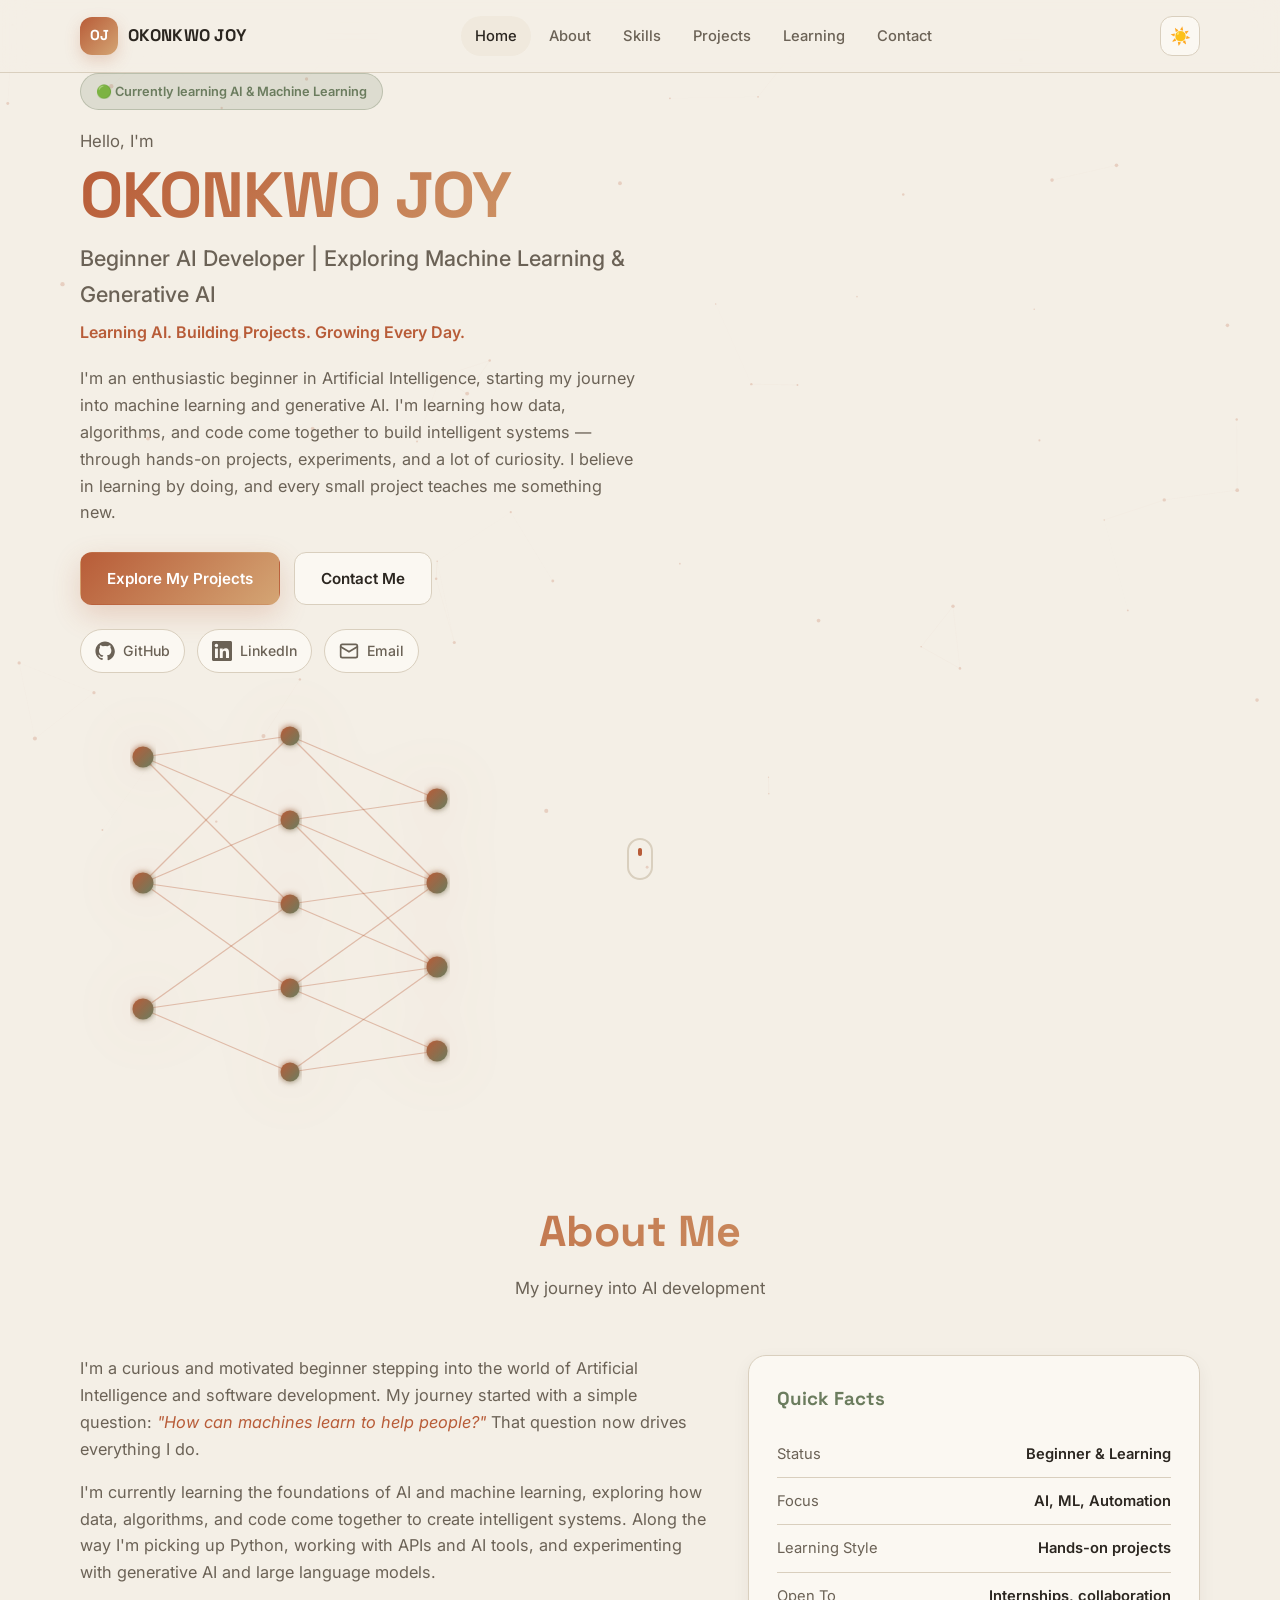
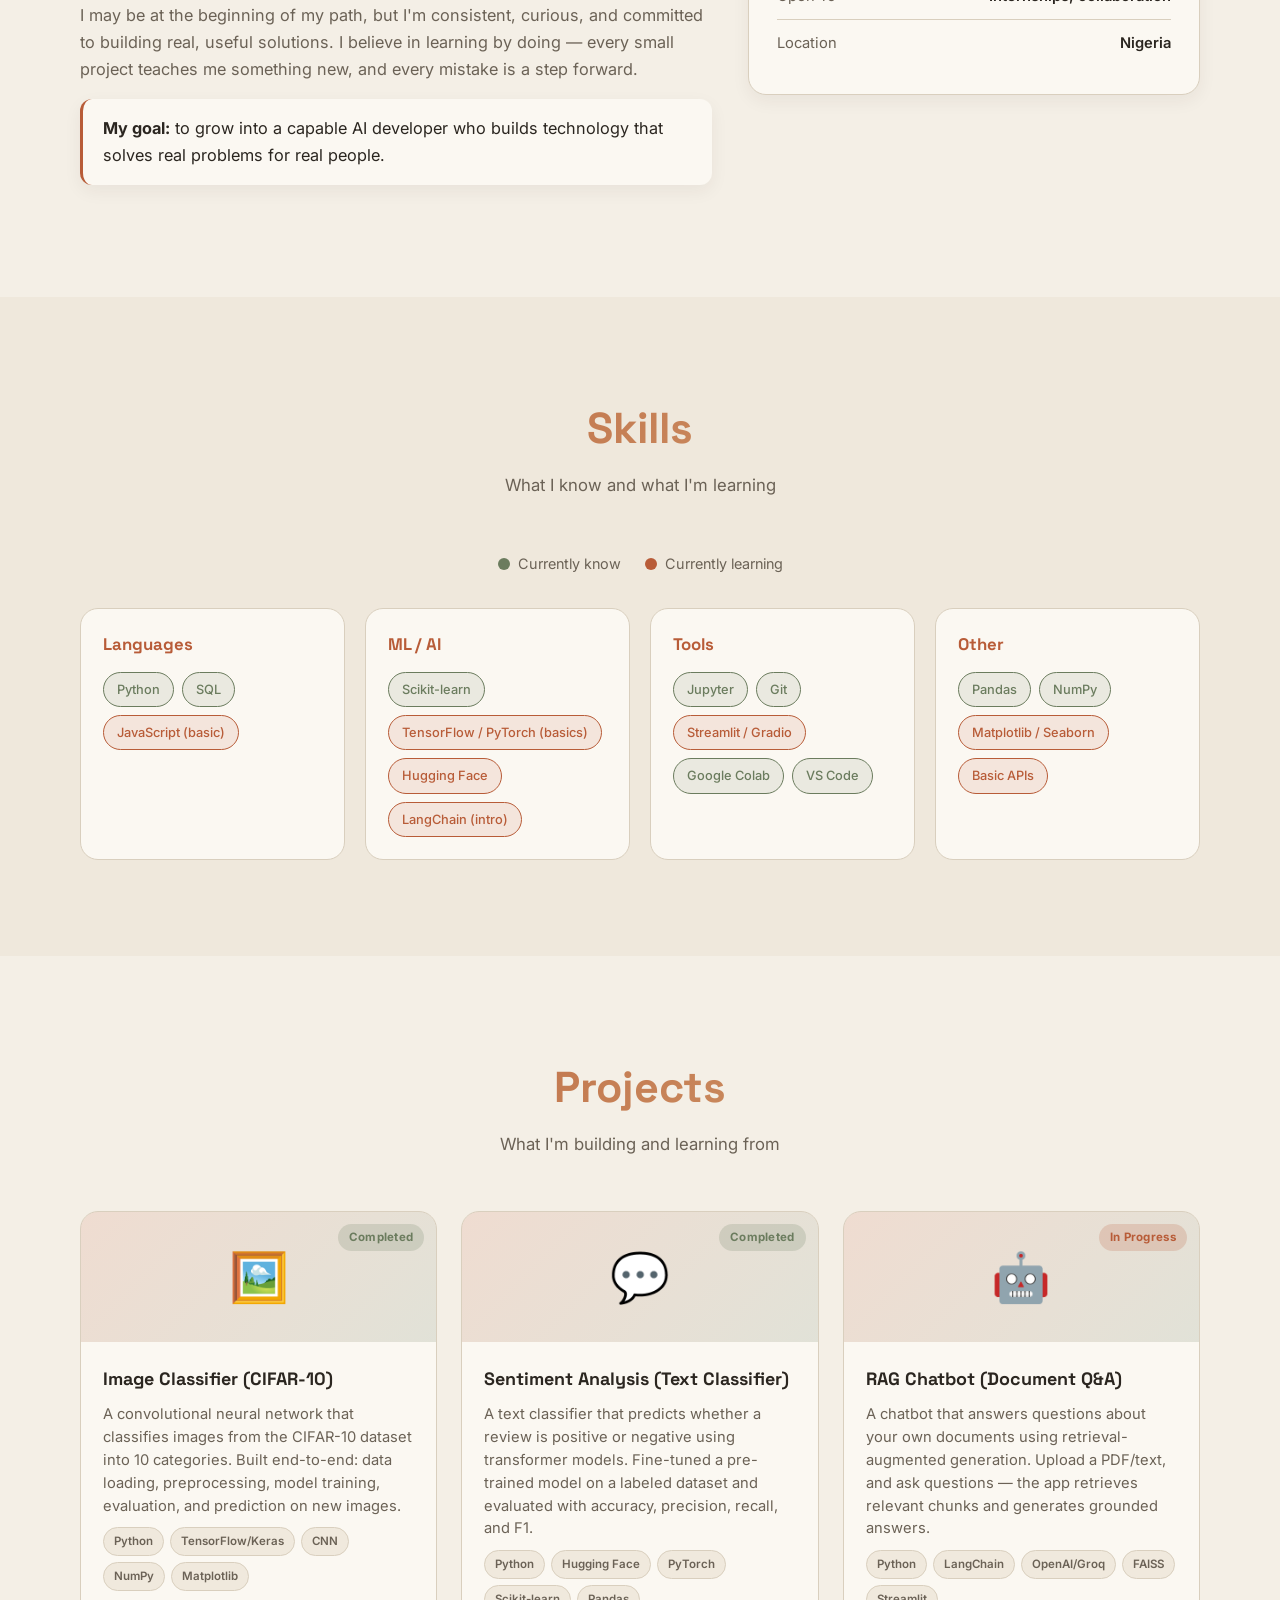
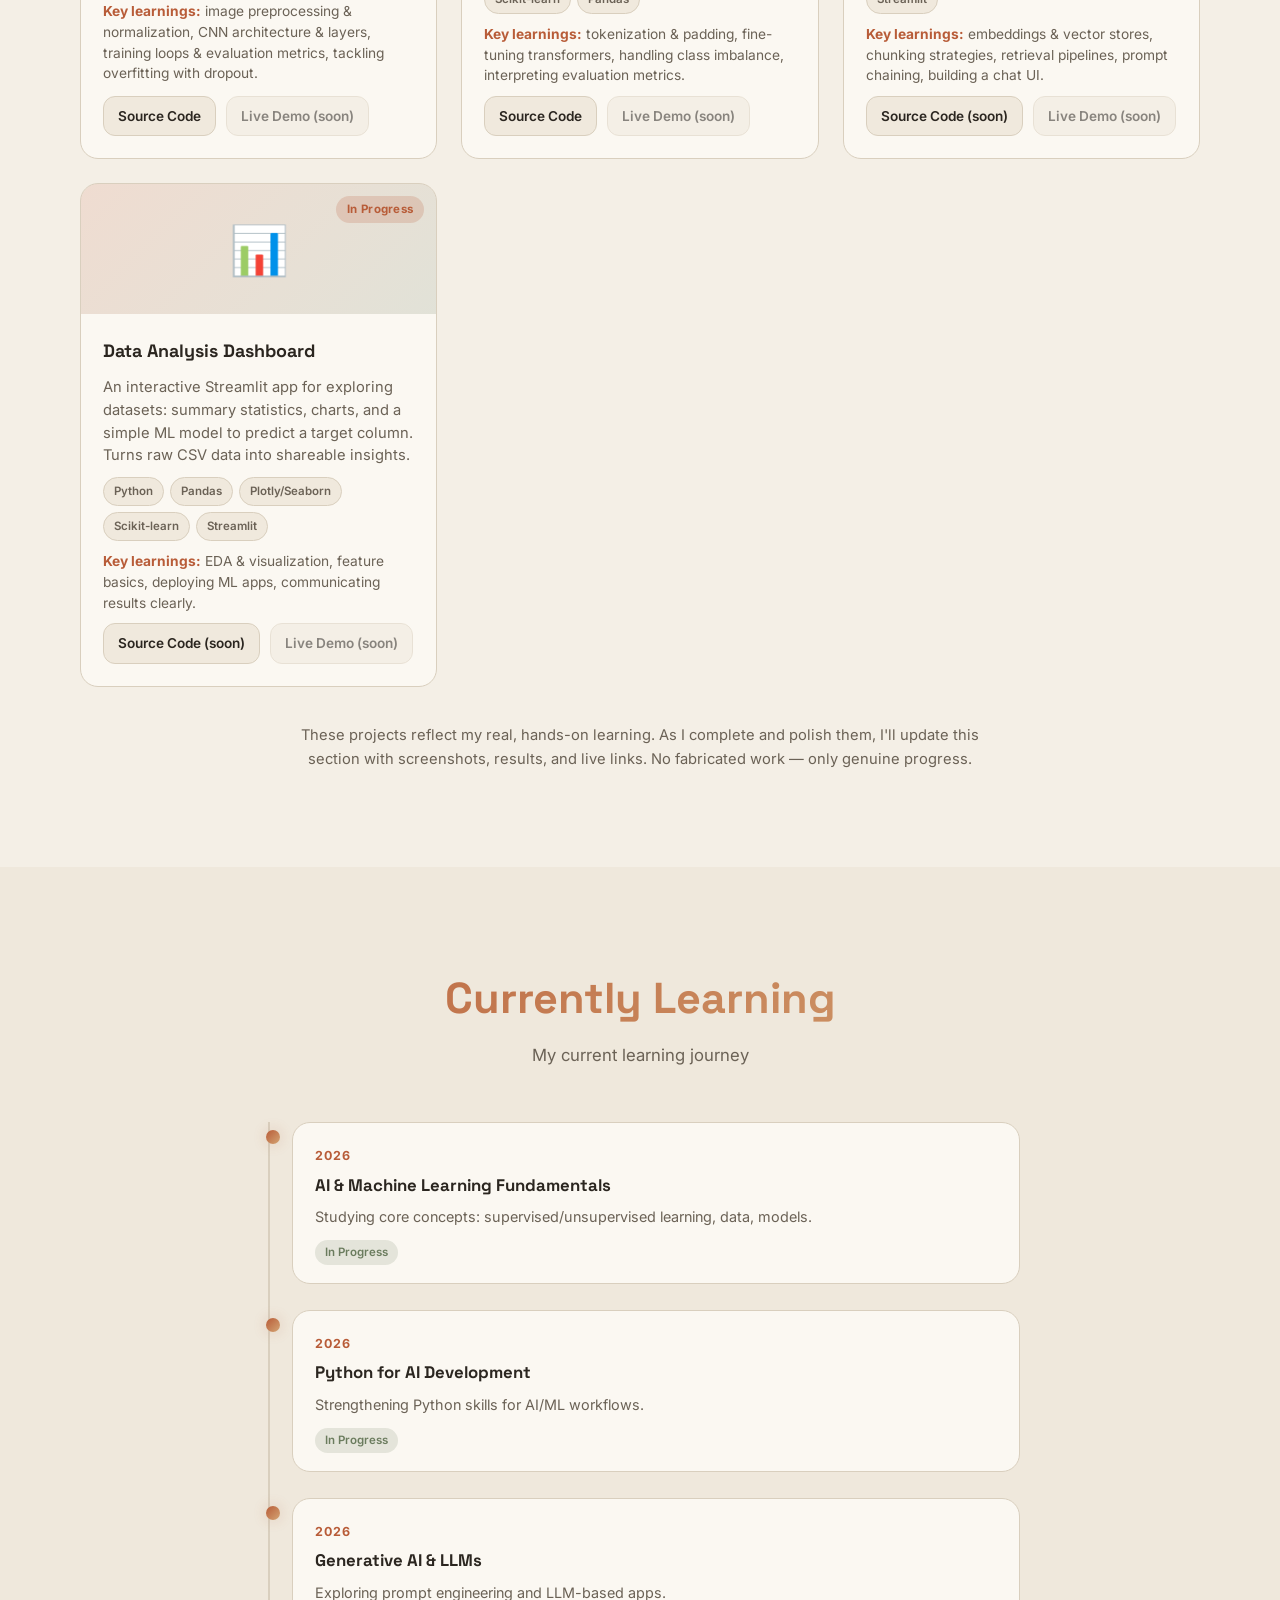
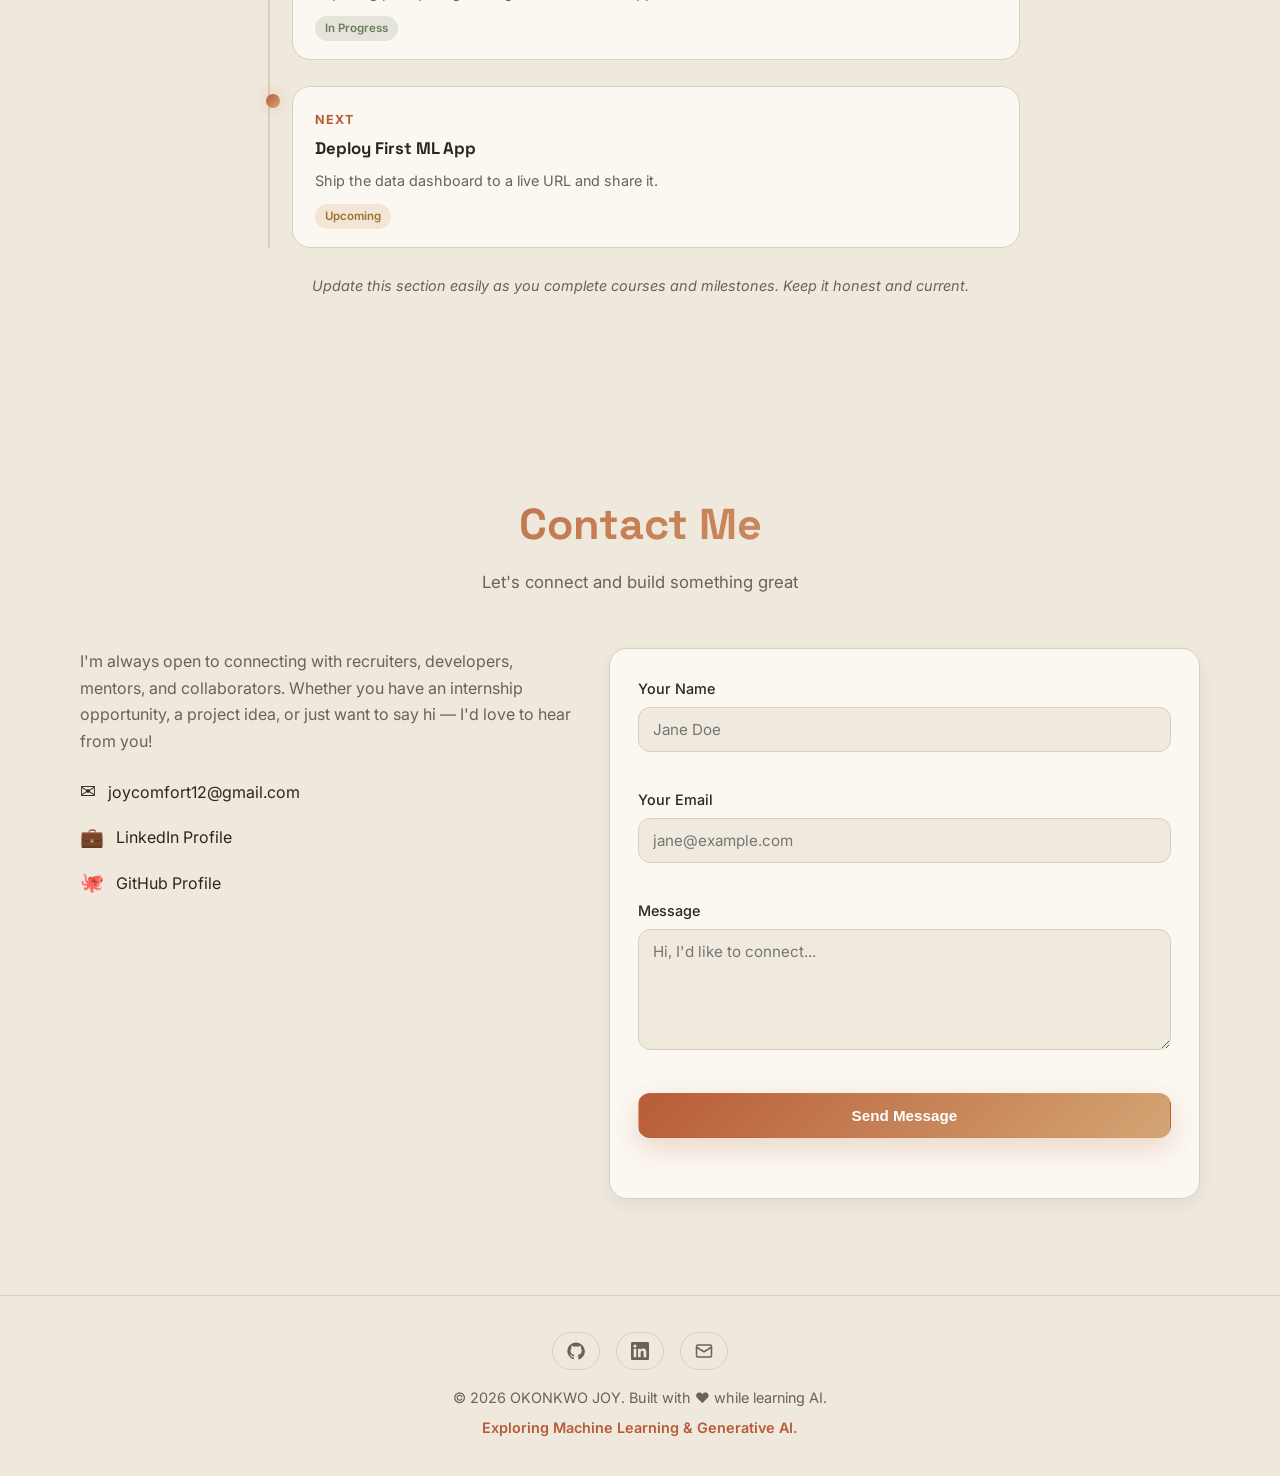
<file: index.html>
<!DOCTYPE html>
<html lang="en" data-theme="light">
<head>
  <meta charset="UTF-8" />
  <meta name="viewport" content="width=device-width, initial-scale=1.0" />
  <title>OKONKWO JOY | Beginner AI Developer</title>
  <meta name="description" content="Portfolio of OKONKWO JOY, a beginner AI developer exploring machine learning and generative AI." />
  <meta name="keywords" content="AI developer, machine learning, portfolio, beginner, Python, LLM, generative AI" />
  <meta name="author" content="OKONKWO JOY" />
  <meta property="og:title" content="OKONKWO JOY | Beginner AI Developer" />
  <meta property="og:description" content="Exploring Machine Learning & Generative AI. Learning by building." />
  <meta property="og:type" content="website" />
  <link rel="preconnect" href="https://fonts.googleapis.com" />
  <link rel="preconnect" href="https://fonts.gstatic.com" crossorigin />
  <link href="https://fonts.googleapis.com/css2?family=Inter:wght@300;400;500;600;700;800&family=Space+Grotesk:wght@400;500;600;700&display=swap" rel="stylesheet" />
  <link rel="stylesheet" href="css/styles.css" />
</head>
<body>
  <header class="navbar" id="navbar">
    <div class="container nav-container">
      <a href="#home" class="logo" aria-label="Home">
        <span class="logo-mark">OJ</span>
        <span class="logo-text">OKONKWO JOY</span>
      </a>
      <nav class="nav-links" id="navLinks" aria-label="Primary navigation">
        <a href="#home" class="nav-link">Home</a>
        <a href="#about" class="nav-link">About</a>
        <a href="#skills" class="nav-link">Skills</a>
        <a href="#projects" class="nav-link">Projects</a>
        <a href="#learning" class="nav-link">Learning</a>
        <a href="#contact" class="nav-link">Contact</a>
      </nav>
      <div class="nav-actions">
        <button id="themeToggle" class="theme-toggle" aria-label="Toggle light/dark theme" title="Toggle theme">
          <span class="theme-icon">☀️</span>
        </button>
        <button id="menuToggle" class="menu-toggle" aria-label="Toggle mobile menu" aria-expanded="false">
          <span></span><span></span><span></span>
        </button>
      </div>
    </div>
  </header>

  <section id="home" class="hero">
    <canvas id="particles" class="particles-canvas" aria-hidden="true"></canvas>
    <div class="container hero-container">
      <div class="hero-content">
        <span class="learning-pill">🟢 Currently learning AI &amp; Machine Learning</span>
        <p class="hero-greeting">Hello, I'm</p>
        <h1 class="hero-name">OKONKWO JOY</h1>
        <h2 class="hero-headline">Beginner AI Developer | Exploring Machine Learning &amp; Generative AI</h2>
        <p class="hero-tagline">Learning AI. Building Projects. Growing Every Day.</p>
        <p class="hero-intro">
          I'm an enthusiastic beginner in Artificial Intelligence, starting my journey into
          machine learning and generative AI. I'm learning how data, algorithms, and code come
          together to build intelligent systems — through hands-on projects, experiments, and
          a lot of curiosity. I believe in learning by doing, and every small project teaches
          me something new.
        </p>
        <div class="hero-buttons">
          <a href="#projects" class="btn btn-primary">Explore My Projects</a>
          <a href="#contact" class="btn btn-secondary">Contact Me</a>
        </div>
        <div class="hero-socials">
          <a href="https://github.com/Joycomfort" target="_blank" rel="noopener" aria-label="GitHub" class="social-link icon-link">
            <svg width="20" height="20" viewBox="0 0 24 24" fill="currentColor" aria-hidden="true"><path d="M12 .5C5.7.5.5 5.7.5 12c0 5.1 3.3 9.4 7.9 10.9.6.1.8-.3.8-.6v-2c-3.2.7-3.9-1.4-3.9-1.4-.5-1.3-1.3-1.7-1.3-1.7-1.1-.7.1-.7.1-.7 1.2.1 1.8 1.2 1.8 1.2 1 1.8 2.8 1.3 3.5 1 .1-.8.4-1.3.7-1.6-2.6-.3-5.3-1.3-5.3-5.8 0-1.3.5-2.3 1.2-3.1-.1-.3-.5-1.5.1-3.1 0 0 1-.3 3.2 1.2a11 11 0 0 1 5.8 0c2.2-1.5 3.2-1.2 3.2-1.2.6 1.6.2 2.8.1 3.1.8.8 1.2 1.8 1.2 3.1 0 4.5-2.7 5.5-5.3 5.8.4.4.8 1.1.8 2.2v3.3c0 .3.2.7.8.6 4.6-1.5 7.9-5.8 7.9-10.9C23.5 5.7 18.3.5 12 .5z"/></svg>
            <span>GitHub</span>
          </a>
          <a href="https://linkedin.com/in/okonkwo-joy" target="_blank" rel="noopener" aria-label="LinkedIn" class="social-link icon-link">
            <svg width="20" height="20" viewBox="0 0 24 24" fill="currentColor" aria-hidden="true"><path d="M20.4 20.4h-3.6v-5.6c0-1.3 0-3-1.8-3s-2.1 1.4-2.1 2.9v5.7H9.4V9h3.4v1.6h.1c.5-.9 1.6-1.8 3.3-1.8 3.5 0 4.2 2.3 4.2 5.3v6.3zM5.3 7.4a2.1 2.1 0 1 1 0-4.2 2.1 2.1 0 0 1 0 4.2zM7.1 20.4H3.6V9h3.5v11.4zM22.2 0H1.8C.8 0 0 .8 0 1.8v20.4C0 23.2.8 24 1.8 24h20.4c1 0 1.8-.8 1.8-1.8V1.8C24 .8 23.2 0 22.2 0z"/></svg>
            <span>LinkedIn</span>
          </a>
          <a href="mailto:joycomfort12@gmail.com" aria-label="Email" class="social-link icon-link">
            <svg width="20" height="20" viewBox="0 0 24 24" fill="none" stroke="currentColor" stroke-width="2" stroke-linecap="round" stroke-linejoin="round" aria-hidden="true"><rect x="2" y="4" width="20" height="16" rx="2"/><path d="m22 7-10 6L2 7"/></svg>
            <span>Email</span>
          </a>
        </div>
        <div class="neural-network">
          <svg viewBox="0 0 400 400" class="neural-svg" xmlns="http://www.w3.org/2000/svg">
            <defs>
              <linearGradient id="nodeGrad" x1="0%" y1="0%" x2="100%" y2="100%">
                <stop offset="0%" stop-color="#b85c38" />
                <stop offset="100%" stop-color="#6b7c5e" />
              </linearGradient>
              <filter id="glow">
                <feGaussianBlur stdDeviation="3" result="coloredBlur" />
                <feMerge><feMergeNode in="coloredBlur" /><feMergeNode in="SourceGraphic" /></feMerge>
              </filter>
            </defs>
            <g class="connections" stroke="rgba(184,92,56,0.35)" stroke-width="1.2">
              <line x1="60" y1="80" x2="200" y2="60" />
              <line x1="60" y1="80" x2="200" y2="140" />
              <line x1="60" y1="80" x2="200" y2="220" />
              <line x1="60" y1="200" x2="200" y2="60" />
              <line x1="60" y1="200" x2="200" y2="140" />
              <line x1="60" y1="200" x2="200" y2="220" />
              <line x1="60" y1="200" x2="200" y2="300" />
              <line x1="60" y1="320" x2="200" y2="220" />
              <line x1="60" y1="320" x2="200" y2="300" />
              <line x1="60" y1="320" x2="200" y2="380" />
              <line x1="200" y1="60" x2="340" y2="120" />
              <line x1="200" y1="60" x2="340" y2="200" />
              <line x1="200" y1="140" x2="340" y2="120" />
              <line x1="200" y1="140" x2="340" y2="200" />
              <line x1="200" y1="140" x2="340" y2="280" />
              <line x1="200" y1="220" x2="340" y2="200" />
              <line x1="200" y1="220" x2="340" y2="280" />
              <line x1="200" y1="300" x2="340" y2="200" />
              <line x1="200" y1="300" x2="340" y2="280" />
              <line x1="200" y1="300" x2="340" y2="360" />
              <line x1="200" y1="380" x2="340" y2="280" />
              <line x1="200" y1="380" x2="340" y2="360" />
            </g>
            <g filter="url(#glow)">
              <circle cx="60" cy="80" r="10" fill="url(#nodeGrad)" class="node" />
              <circle cx="60" cy="200" r="10" fill="url(#nodeGrad)" class="node" />
              <circle cx="60" cy="320" r="10" fill="url(#nodeGrad)" class="node" />
            </g>
            <g filter="url(#glow)">
              <circle cx="200" cy="60" r="9" fill="url(#nodeGrad)" class="node" />
              <circle cx="200" cy="140" r="9" fill="url(#nodeGrad)" class="node" />
              <circle cx="200" cy="220" r="9" fill="url(#nodeGrad)" class="node" />
              <circle cx="200" cy="300" r="9" fill="url(#nodeGrad)" class="node" />
              <circle cx="200" cy="380" r="9" fill="url(#nodeGrad)" class="node" />
            </g>
            <g filter="url(#glow)">
              <circle cx="340" cy="120" r="10" fill="url(#nodeGrad)" class="node" />
              <circle cx="340" cy="200" r="10" fill="url(#nodeGrad)" class="node" />
              <circle cx="340" cy="280" r="10" fill="url(#nodeGrad)" class="node" />
              <circle cx="340" cy="360" r="10" fill="url(#nodeGrad)" class="node" />
            </g>
          </svg>
        </div>
      </div>
    </div>
    <a href="#about" class="scroll-indicator" aria-label="Scroll down">
      <span></span>
    </a>
  </section>

  <section id="about" class="section">
    <div class="container">
      <h2 class="section-title">About Me</h2>
      <p class="section-subtitle">My journey into AI development</p>
      <div class="about-grid">
        <div class="about-text">
          <p>
            I'm a curious and motivated beginner stepping into the world of Artificial Intelligence
            and software development. My journey started with a simple question: <em>"How can machines
            learn to help people?"</em> That question now drives everything I do.
          </p>
          <p>
            I'm currently learning the foundations of AI and machine learning, exploring how data,
            algorithms, and code come together to create intelligent systems. Along the way I'm
            picking up Python, working with APIs and AI tools, and experimenting with generative AI
            and large language models.
          </p>
          <p>
            I may be at the beginning of my path, but I'm consistent, curious, and committed to
            building real, useful solutions. I believe in learning by doing — every small project
            teaches me something new, and every mistake is a step forward.
          </p>
          <p class="about-goal">
            <strong>My goal:</strong> to grow into a capable AI developer who builds technology that
            solves real problems for real people.
          </p>
        </div>
        <div class="about-card">
          <h3>Quick Facts</h3>
          <ul class="facts-list">
            <li><span class="fact-label">Status</span><span class="fact-value">Beginner &amp; Learning</span></li>
            <li><span class="fact-label">Focus</span><span class="fact-value">AI, ML, Automation</span></li>
            <li><span class="fact-label">Learning Style</span><span class="fact-value">Hands-on projects</span></li>
            <li><span class="fact-label">Open To</span><span class="fact-value">Internships, collaboration</span></li>
            <li><span class="fact-label">Location</span><span class="fact-value">Nigeria</span></li>
          </ul>
        </div>
      </div>
    </div>
  </section>

  <section id="skills" class="section section-alt">
    <div class="container">
      <h2 class="section-title">Skills</h2>
      <p class="section-subtitle">What I know and what I'm learning</p>

      <div class="skills-legend">
        <span class="legend-item"><span class="dot dot-known"></span> Currently know</span>
        <span class="legend-item"><span class="dot dot-learning"></span> Currently learning</span>
      </div>

      <div class="skill-groups">
        <div class="skill-group">
          <h3 class="skill-group-title">Languages</h3>
          <div class="skill-chips">
            <span class="chip chip-known">Python</span>
            <span class="chip chip-known">SQL</span>
            <span class="chip chip-learning">JavaScript (basic)</span>
          </div>
        </div>

        <div class="skill-group">
          <h3 class="skill-group-title">ML / AI</h3>
          <div class="skill-chips">
            <span class="chip chip-known">Scikit-learn</span>
            <span class="chip chip-learning">TensorFlow / PyTorch (basics)</span>
            <span class="chip chip-learning">Hugging Face</span>
            <span class="chip chip-learning">LangChain (intro)</span>
          </div>
        </div>

        <div class="skill-group">
          <h3 class="skill-group-title">Tools</h3>
          <div class="skill-chips">
            <span class="chip chip-known">Jupyter</span>
            <span class="chip chip-known">Git</span>
            <span class="chip chip-learning">Streamlit / Gradio</span>
            <span class="chip chip-known">Google Colab</span>
            <span class="chip chip-known">VS Code</span>
          </div>
        </div>

        <div class="skill-group">
          <h3 class="skill-group-title">Other</h3>
          <div class="skill-chips">
            <span class="chip chip-known">Pandas</span>
            <span class="chip chip-known">NumPy</span>
            <span class="chip chip-learning">Matplotlib / Seaborn</span>
            <span class="chip chip-learning">Basic APIs</span>
          </div>
        </div>
      </div>
    </div>
  </section>

  <section id="projects" class="section">
    <div class="container">
      <h2 class="section-title">Projects</h2>
      <p class="section-subtitle">What I'm building and learning from</p>

      <div class="projects-grid">
        <article class="project-card">
          <div class="project-image" aria-hidden="true">
            <div class="project-illustration">
              <span class="ill-icon">🖼️</span>
            </div>
            <span class="project-status status-done">Completed</span>
          </div>
          <div class="project-body">
            <h3>Image Classifier (CIFAR-10)</h3>
            <p class="project-desc">
              A convolutional neural network that classifies images from the CIFAR-10 dataset
              into 10 categories. Built end-to-end: data loading, preprocessing, model training,
              evaluation, and prediction on new images.
            </p>
            <div class="project-tech">
              <span>Python</span><span>TensorFlow/Keras</span><span>CNN</span><span>NumPy</span><span>Matplotlib</span>
            </div>
            <p class="project-learnings"><strong>Key learnings:</strong> image preprocessing &amp; normalization, CNN architecture &amp; layers, training loops &amp; evaluation metrics, tackling overfitting with dropout.</p>
            <div class="project-links">
              <a href="https://github.com/Joycomfort/image-classifier" target="_blank" rel="noopener" class="project-link">Source Code</a>
              <a href="#" class="project-link disabled" aria-disabled="true" title="Coming soon">Live Demo (soon)</a>
            </div>
          </div>
        </article>

        <article class="project-card">
          <div class="project-image" aria-hidden="true">
            <div class="project-illustration">
              <span class="ill-icon">💬</span>
            </div>
            <span class="project-status status-done">Completed</span>
          </div>
          <div class="project-body">
            <h3>Sentiment Analysis (Text Classifier)</h3>
            <p class="project-desc">
              A text classifier that predicts whether a review is positive or negative using
              transformer models. Fine-tuned a pre-trained model on a labeled dataset and
              evaluated with accuracy, precision, recall, and F1.
            </p>
            <div class="project-tech">
              <span>Python</span><span>Hugging Face</span><span>PyTorch</span><span>Scikit-learn</span><span>Pandas</span>
            </div>
            <p class="project-learnings"><strong>Key learnings:</strong> tokenization &amp; padding, fine-tuning transformers, handling class imbalance, interpreting evaluation metrics.</p>
            <div class="project-links">
              <a href="https://github.com/Joycomfort/sentiment-analysis" target="_blank" rel="noopener" class="project-link">Source Code</a>
              <a href="#" class="project-link disabled" aria-disabled="true" title="Coming soon">Live Demo (soon)</a>
            </div>
          </div>
        </article>

        <article class="project-card">
          <div class="project-image" aria-hidden="true">
            <div class="project-illustration">
              <span class="ill-icon">🤖</span>
            </div>
            <span class="project-status status-progress">In Progress</span>
          </div>
          <div class="project-body">
            <h3>RAG Chatbot (Document Q&amp;A)</h3>
            <p class="project-desc">
              A chatbot that answers questions about your own documents using retrieval-augmented
              generation. Upload a PDF/text, and ask questions — the app retrieves relevant
              chunks and generates grounded answers.
            </p>
            <div class="project-tech">
              <span>Python</span><span>LangChain</span><span>OpenAI/Groq</span><span>FAISS</span><span>Streamlit</span>
            </div>
            <p class="project-learnings"><strong>Key learnings:</strong> embeddings &amp; vector stores, chunking strategies, retrieval pipelines, prompt chaining, building a chat UI.</p>
            <div class="project-links">
              <a href="https://github.com/Joycomfort/rag-chatbot" target="_blank" rel="noopener" class="project-link">Source Code (soon)</a>
              <a href="#" class="project-link disabled" aria-disabled="true" title="Coming soon">Live Demo (soon)</a>
            </div>
          </div>
        </article>

        <article class="project-card">
          <div class="project-image" aria-hidden="true">
            <div class="project-illustration">
              <span class="ill-icon">📊</span>
            </div>
            <span class="project-status status-progress">In Progress</span>
          </div>
          <div class="project-body">
            <h3>Data Analysis Dashboard</h3>
            <p class="project-desc">
              An interactive Streamlit app for exploring datasets: summary statistics, charts,
              and a simple ML model to predict a target column. Turns raw CSV data into
              shareable insights.
            </p>
            <div class="project-tech">
              <span>Python</span><span>Pandas</span><span>Plotly/Seaborn</span><span>Scikit-learn</span><span>Streamlit</span>
            </div>
            <p class="project-learnings"><strong>Key learnings:</strong> EDA &amp; visualization, feature basics, deploying ML apps, communicating results clearly.</p>
            <div class="project-links">
              <a href="https://github.com/Joycomfort/data-dashboard" target="_blank" rel="noopener" class="project-link">Source Code (soon)</a>
              <a href="#" class="project-link disabled" aria-disabled="true" title="Coming soon">Live Demo (soon)</a>
            </div>
          </div>
        </article>
      </div>

      <p class="projects-note">
        These projects reflect my real, hands-on learning. As I complete and polish them, I'll
        update this section with screenshots, results, and live links. No fabricated work —
        only genuine progress.
      </p>
    </div>
  </section>

  <section id="learning" class="section section-alt">
    <div class="container">
      <h2 class="section-title">Currently Learning</h2>
      <p class="section-subtitle">My current learning journey</p>

      <div class="timeline">
        <div class="timeline-item">
          <div class="timeline-dot"></div>
          <div class="timeline-content">
            <span class="timeline-date">2026</span>
            <h3>AI &amp; Machine Learning Fundamentals</h3>
            <p>Studying core concepts: supervised/unsupervised learning, data, models.</p>
            <span class="timeline-tag">In Progress</span>
          </div>
        </div>
        <div class="timeline-item">
          <div class="timeline-dot"></div>
          <div class="timeline-content">
            <span class="timeline-date">2026</span>
            <h3>Python for AI Development</h3>
            <p>Strengthening Python skills for AI/ML workflows.</p>
            <span class="timeline-tag">In Progress</span>
          </div>
        </div>
        <div class="timeline-item">
          <div class="timeline-dot"></div>
          <div class="timeline-content">
            <span class="timeline-date">2026</span>
            <h3>Generative AI &amp; LLMs</h3>
            <p>Exploring prompt engineering and LLM-based apps.</p>
            <span class="timeline-tag">In Progress</span>
          </div>
        </div>
        <div class="timeline-item">
          <div class="timeline-dot"></div>
          <div class="timeline-content">
            <span class="timeline-date">Next</span>
            <h3>Deploy First ML App</h3>
            <p>Ship the data dashboard to a live URL and share it.</p>
            <span class="timeline-tag upcoming">Upcoming</span>
          </div>
        </div>
      </div>

      <p class="learning-note">
        Update this section easily as you complete courses and milestones. Keep it honest and current.
      </p>
    </div>
  </section>


  <section id="contact" class="section section-alt">
    <div class="container">
      <h2 class="section-title">Contact Me</h2>
      <p class="section-subtitle">Let's connect and build something great</p>

      <div class="contact-grid">
        <div class="contact-info">
          <p class="contact-message">
            I'm always open to connecting with recruiters, developers, mentors, and collaborators.
            Whether you have an internship opportunity, a project idea, or just want to say hi —
            I'd love to hear from you!
          </p>
          <ul class="contact-list">
            <li>
              <span class="contact-icon">✉️</span>
              <a href="mailto:joycomfort12@gmail.com">joycomfort12@gmail.com</a>
            </li>
            <li>
              <span class="contact-icon">💼</span>
              <a href="https://linkedin.com/in/okonkwo-joy" target="_blank" rel="noopener">LinkedIn Profile</a>
            </li>
            <li>
              <span class="contact-icon">🐙</span>
              <a href="https://github.com/Joycomfort" target="_blank" rel="noopener">GitHub Profile</a>
            </li>
          </ul>
        </div>

        <form id="contactForm" class="contact-form" novalidate>
          <div class="form-group">
            <label for="name">Your Name</label>
            <input type="text" id="name" name="name" placeholder="Jane Doe" required />
            <span class="form-error" id="nameError"></span>
          </div>
          <div class="form-group">
            <label for="email">Your Email</label>
            <input type="email" id="email" name="email" placeholder="jane@example.com" required />
            <span class="form-error" id="emailError"></span>
          </div>
          <div class="form-group">
            <label for="message">Message</label>
            <textarea id="message" name="message" rows="5" placeholder="Hi, I'd like to connect..." required></textarea>
            <span class="form-error" id="messageError"></span>
          </div>
          <button type="submit" class="btn btn-primary btn-full">Send Message</button>
          <p class="form-status" id="formStatus" role="status" aria-live="polite"></p>
        </form>
      </div>
    </div>
  </section>

  <footer class="footer">
    <div class="container footer-container">
      <div class="footer-socials">
        <a href="https://github.com/Joycomfort" target="_blank" rel="noopener" aria-label="GitHub" class="social-link icon-link">
          <svg width="18" height="18" viewBox="0 0 24 24" fill="currentColor" aria-hidden="true"><path d="M12 .5C5.7.5.5 5.7.5 12c0 5.1 3.3 9.4 7.9 10.9.6.1.8-.3.8-.6v-2c-3.2.7-3.9-1.4-3.9-1.4-.5-1.3-1.3-1.7-1.3-1.7-1.1-.7.1-.7.1-.7 1.2.1 1.8 1.2 1.8 1.2 1 1.8 2.8 1.3 3.5 1 .1-.8.4-1.3.7-1.6-2.6-.3-5.3-1.3-5.3-5.8 0-1.3.5-2.3 1.2-3.1-.1-.3-.5-1.5.1-3.1 0 0 1-.3 3.2 1.2a11 11 0 0 1 5.8 0c2.2-1.5 3.2-1.2 3.2-1.2.6 1.6.2 2.8.1 3.1.8.8 1.2 1.8 1.2 3.1 0 4.5-2.7 5.5-5.3 5.8.4.4.8 1.1.8 2.2v3.3c0 .3.2.7.8.6 4.6-1.5 7.9-5.8 7.9-10.9C23.5 5.7 18.3.5 12 .5z"/></svg>
        </a>
        <a href="https://linkedin.com/in/okonkwo-joy" target="_blank" rel="noopener" aria-label="LinkedIn" class="social-link icon-link">
          <svg width="18" height="18" viewBox="0 0 24 24" fill="currentColor" aria-hidden="true"><path d="M20.4 20.4h-3.6v-5.6c0-1.3 0-3-1.8-3s-2.1 1.4-2.1 2.9v5.7H9.4V9h3.4v1.6h.1c.5-.9 1.6-1.8 3.3-1.8 3.5 0 4.2 2.3 4.2 5.3v6.3zM5.3 7.4a2.1 2.1 0 1 1 0-4.2 2.1 2.1 0 0 1 0 4.2zM7.1 20.4H3.6V9h3.5v11.4zM22.2 0H1.8C.8 0 0 .8 0 1.8v20.4C0 23.2.8 24 1.8 24h20.4c1 0 1.8-.8 1.8-1.8V1.8C24 .8 23.2 0 22.2 0z"/></svg>
        </a>
        <a href="mailto:joycomfort12@gmail.com" aria-label="Email" class="social-link icon-link">
          <svg width="18" height="18" viewBox="0 0 24 24" fill="none" stroke="currentColor" stroke-width="2" stroke-linecap="round" stroke-linejoin="round" aria-hidden="true"><rect x="2" y="4" width="20" height="16" rx="2"/><path d="m22 7-10 6L2 7"/></svg>
        </a>
      </div>
      <p>© <span id="year"></span> OKONKWO JOY. Built with ❤️ while learning AI.</p>
      <p class="footer-tagline">Exploring Machine Learning &amp; Generative AI.</p>
    </div>
  </footer>

  <script src="js/main.js"></script>
</body>
</html>
</file>
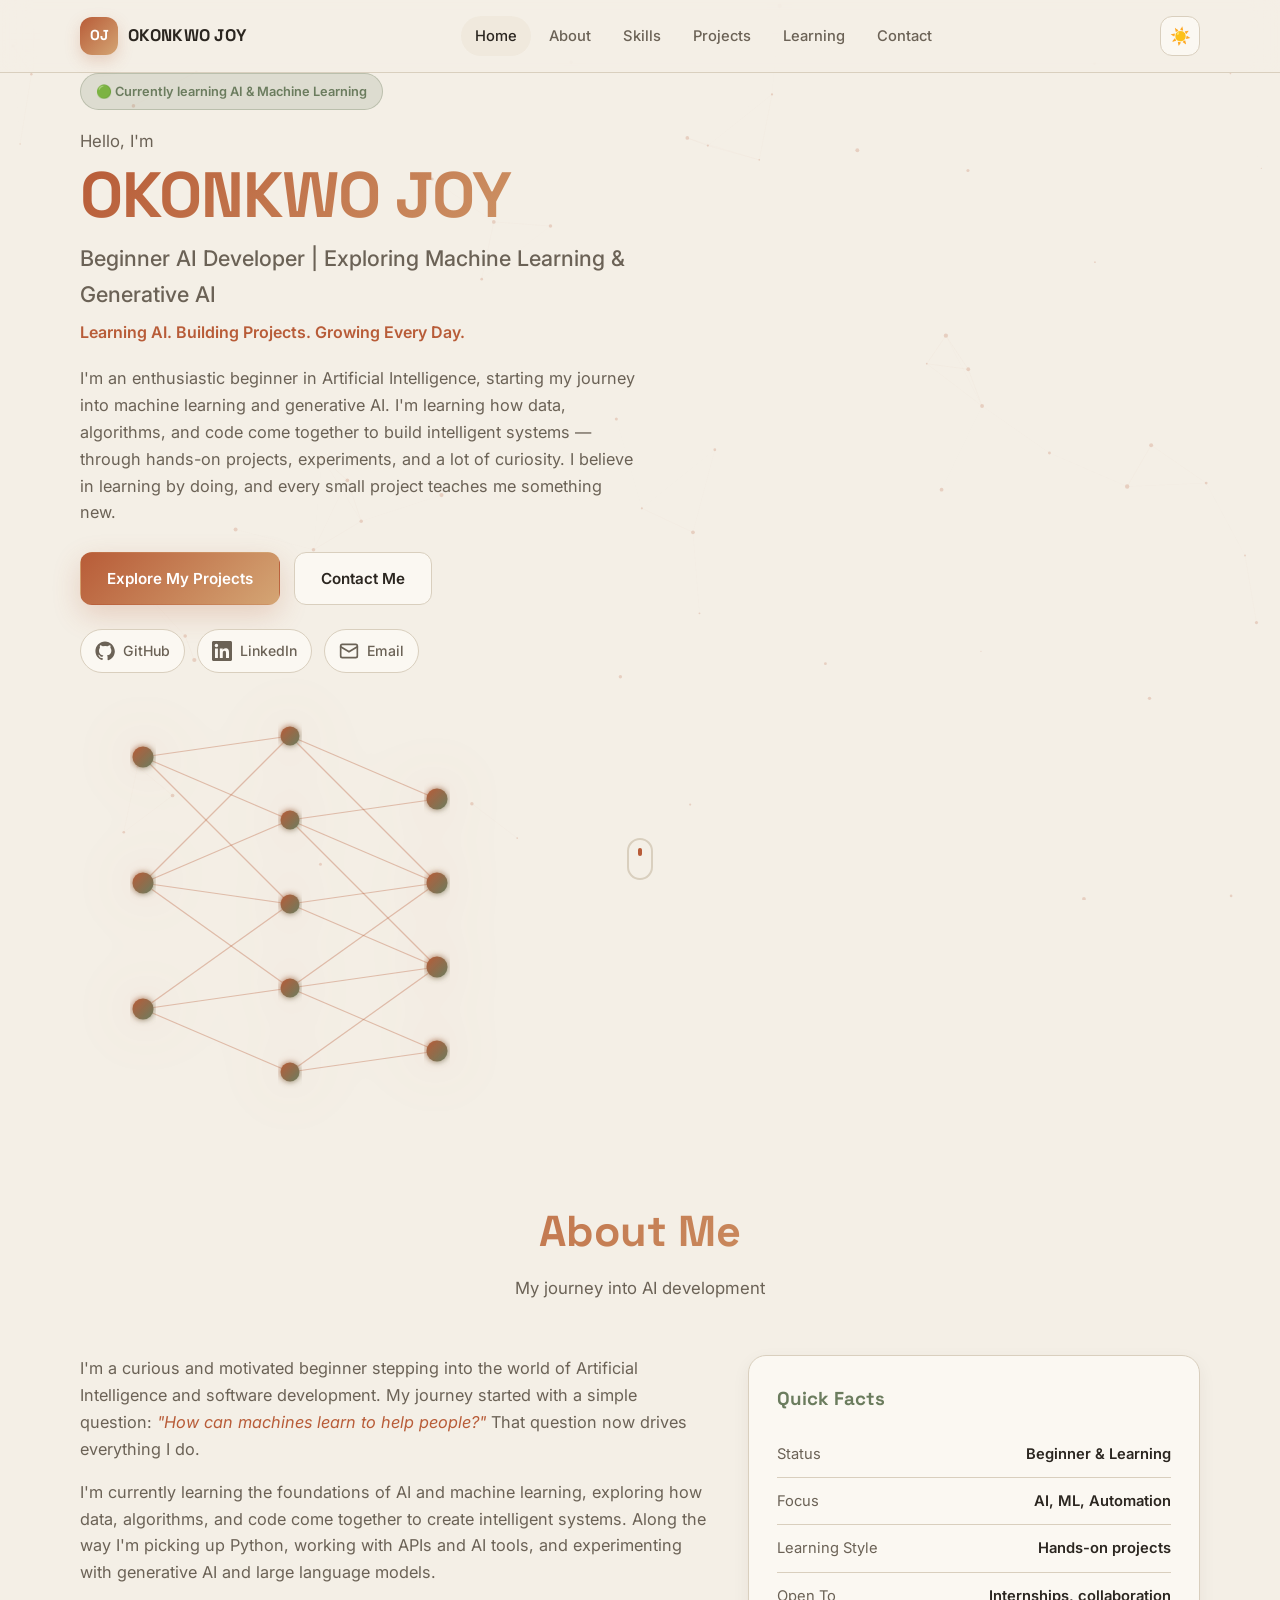
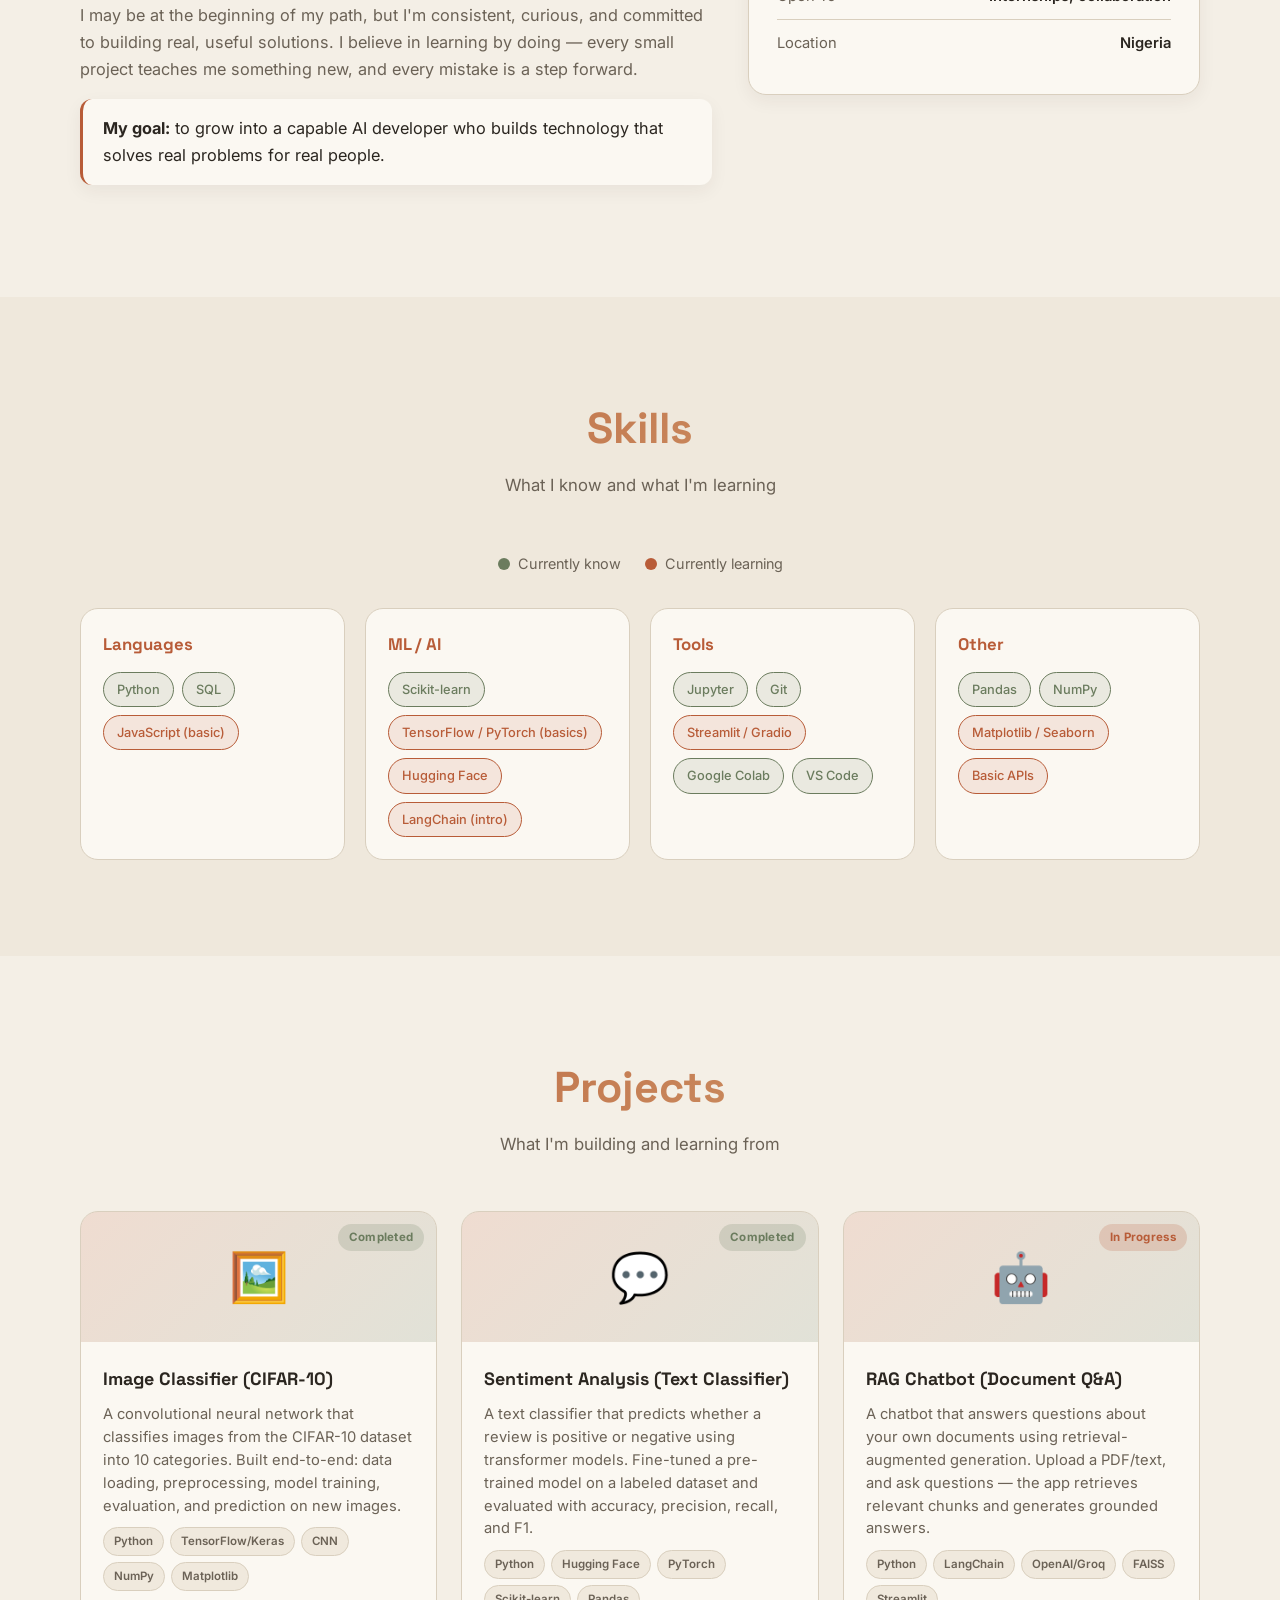
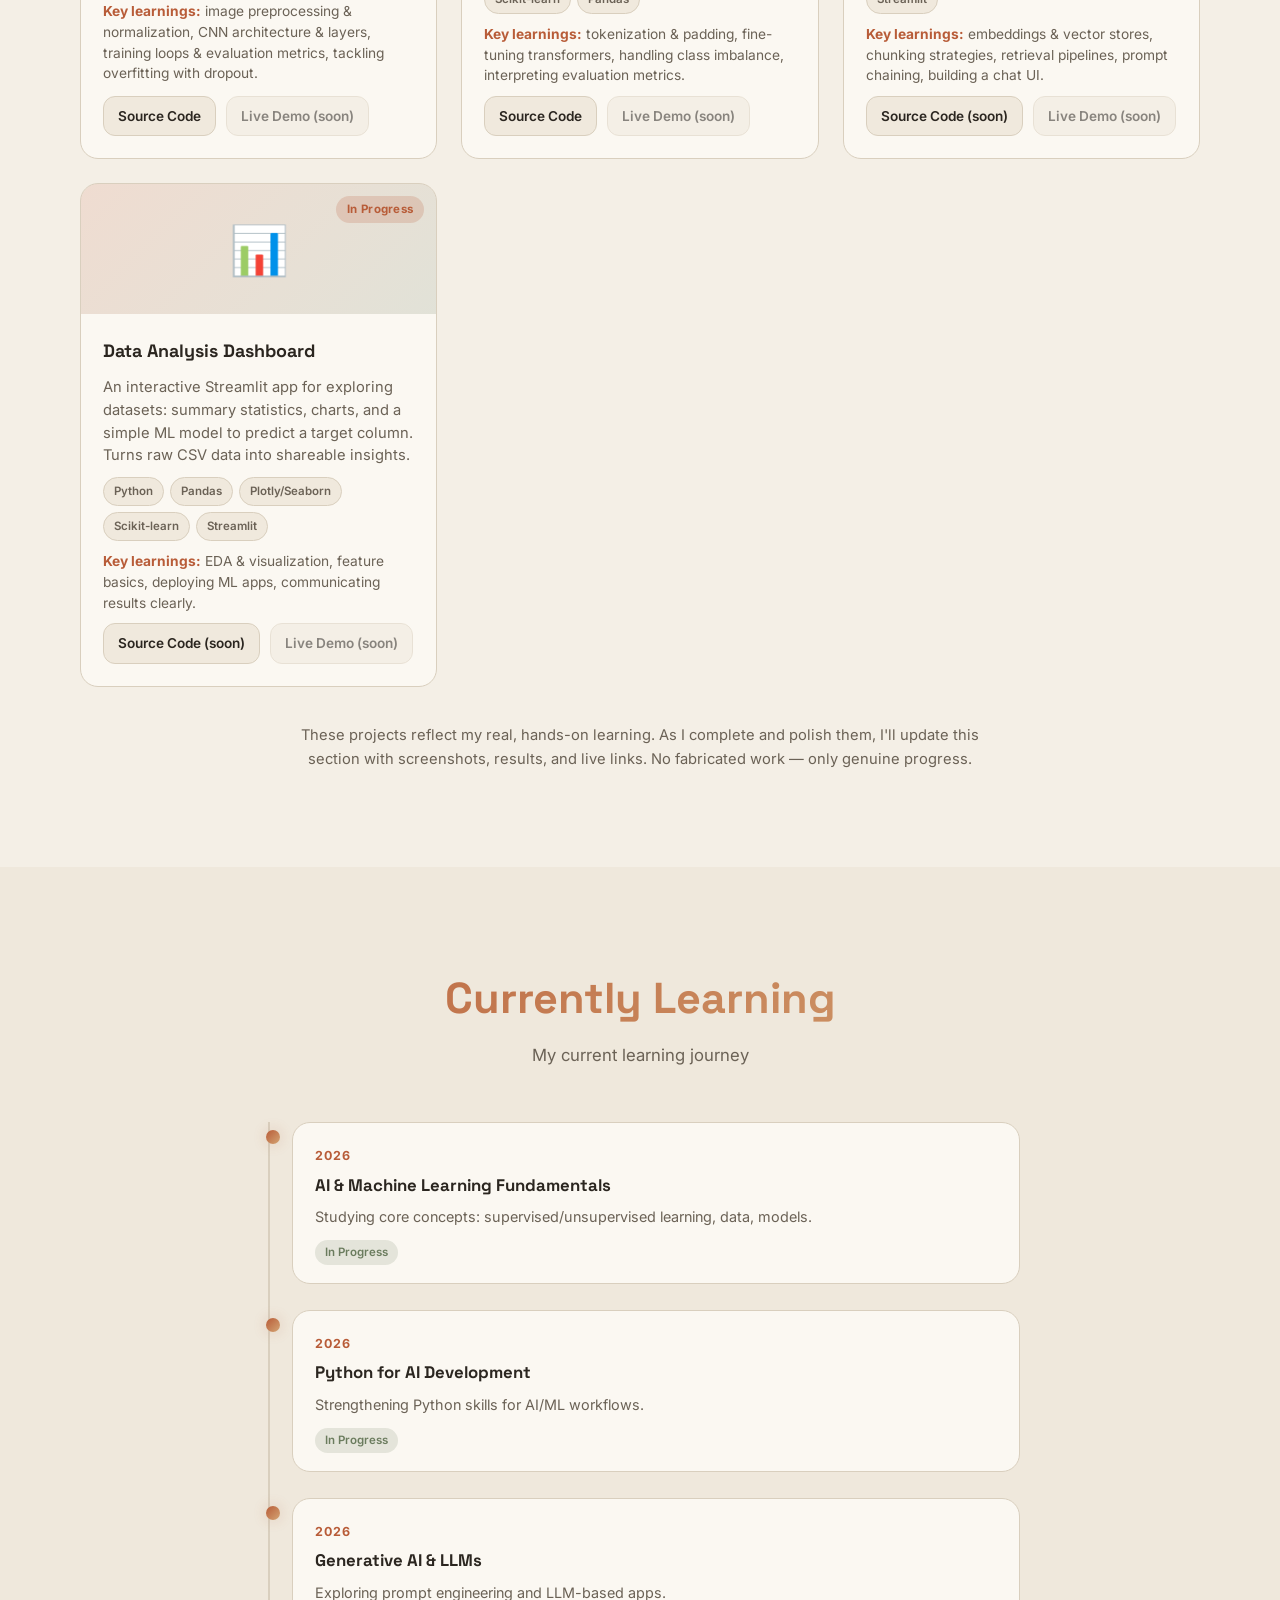
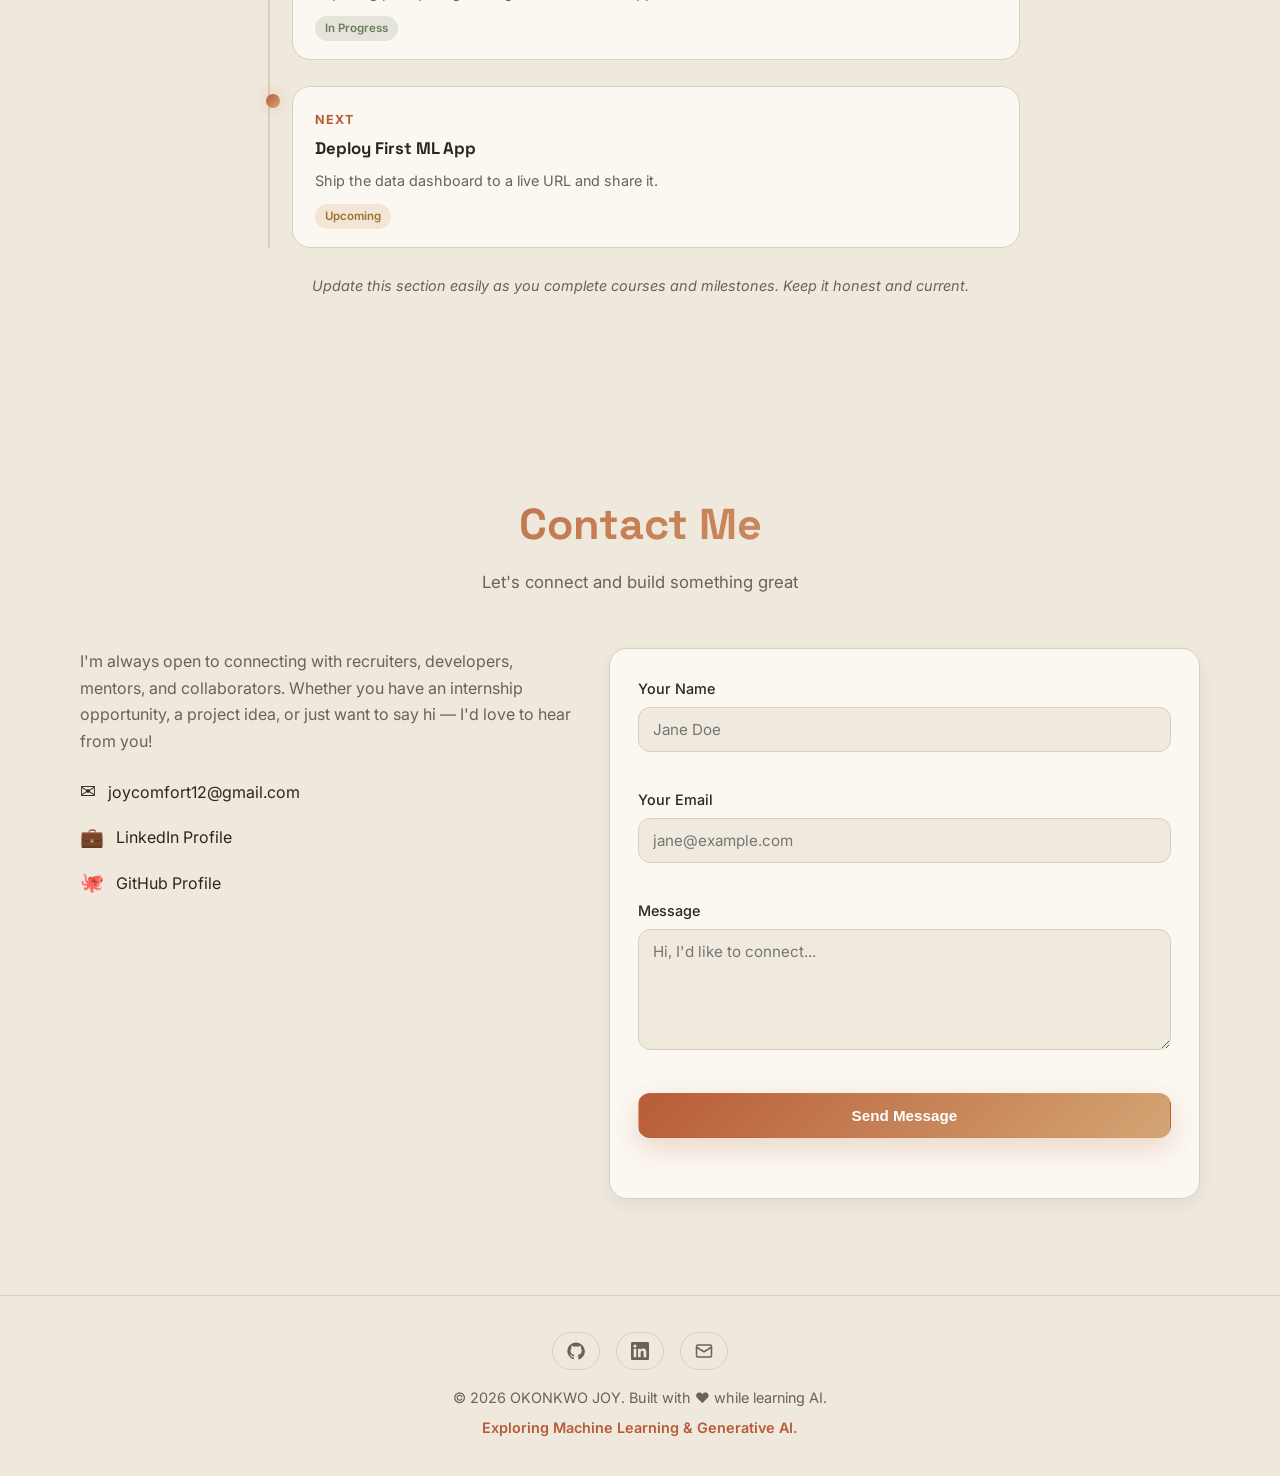
<file: portfolio.html>
<!DOCTYPE html>
<html lang="en" data-theme="light">
<head>
  <meta charset="UTF-8" />
  <meta name="viewport" content="width=device-width, initial-scale=1.0" />
  <title>OKONKWO JOY | Beginner AI Developer</title>
  <meta name="description" content="Portfolio of OKONKWO JOY, a beginner AI developer exploring machine learning and generative AI." />
  <meta name="keywords" content="AI developer, machine learning, portfolio, beginner, Python, LLM, generative AI" />
  <meta name="author" content="OKONKWO JOY" />
  <meta property="og:title" content="OKONKWO JOY | Beginner AI Developer" />
  <meta property="og:description" content="Exploring Machine Learning & Generative AI. Learning by building." />
  <meta property="og:type" content="website" />
  <link rel="preconnect" href="https://fonts.googleapis.com" />
  <link rel="preconnect" href="https://fonts.gstatic.com" crossorigin />
  <link href="https://fonts.googleapis.com/css2?family=Inter:wght@300;400;500;600;700;800&family=Space+Grotesk:wght@400;500;600;700&display=swap" rel="stylesheet" />
  <style>
/* ============================================================
   OKONKWO JOY — Portfolio  |  Beige board theme
   ============================================================ */

:root {
  --bg: #f4efe6;
  --bg-alt: #efe8dc;
  --surface: #fbf8f2;
  --surface-2: #f0e9dd;
  --border: #d9cfbe;
  --text: #2b2620;
  --text-muted: #6b6256;
  --accent: #b85c38;
  --accent-2: #6b7c5e;
  --accent-glow: rgba(184, 92, 56, .22);
  --gradient: linear-gradient(135deg, #b85c38, #d4a574);
  --shadow: 0 14px 44px rgba(43, 38, 32, .09);
  --shadow-sm: 0 6px 18px rgba(43, 38, 32, .06);
  --radius: 18px;
  --radius-sm: 12px;
  --transition: .28s cubic-bezier(.4, 0, .2, 1);
}

[data-theme="dark"] {
  --bg: #1c1814;
  --bg-alt: #231f1a;
  --surface: #2a251f;
  --surface-2: #332d26;
  --border: #3f382f;
  --text: #f0e9dc;
  --text-muted: #b5a895;
  --accent: #d4734f;
  --accent-2: #9bb08a;
  --accent-glow: rgba(212, 115, 79, .3);
  --gradient: linear-gradient(135deg, #d4734f, #e0b88a);
  --shadow: 0 14px 44px rgba(0, 0, 0, .45);
  --shadow-sm: 0 6px 18px rgba(0, 0, 0, .3);
}

* { box-sizing: border-box; margin: 0; padding: 0; }
html { scroll-behavior: smooth; }
body {
  font-family: 'Inter', system-ui, -apple-system, sans-serif;
  background: var(--bg); color: var(--text);
  line-height: 1.65; -webkit-font-smoothing: antialiased;
  transition: background var(--transition), color var(--transition);
}
img { max-width: 100%; display: block; }
a { color: inherit; }
.container { width: min(1120px, 92%); margin: 0 auto; }

/* ---------- Navbar ---------- */
.navbar {
  position: sticky; top: 0; z-index: 50;
  backdrop-filter: blur(14px);
  background: color-mix(in srgb, var(--bg) 78%, transparent);
  border-bottom: 1px solid var(--border);
}
.nav-container { display: flex; align-items: center; justify-content: space-between; padding: 16px 0; gap: 16px; }
.logo { display: flex; align-items: center; gap: 10px; text-decoration: none; font-family: 'Space Grotesk', sans-serif; font-weight: 700; }
.logo-mark {
  width: 38px; height: 38px; border-radius: 12px;
  display: grid; place-items: center;
  background: var(--gradient); color: #fff; font-size: .9rem;
  box-shadow: 0 6px 16px var(--accent-glow);
}
.logo-text { font-size: 1.05rem; letter-spacing: .3px; }
.nav-links { display: flex; gap: 4px; }
.nav-link {
  padding: 8px 14px; border-radius: 999px; text-decoration: none;
  color: var(--text-muted); font-weight: 500; font-size: .92rem;
  transition: color var(--transition), background var(--transition);
}
.nav-link:hover, .nav-link.active { color: var(--text); background: var(--surface-2); }
.nav-actions { display: flex; align-items: center; gap: 8px; }
.theme-toggle, .menu-toggle {
  width: 40px; height: 40px; border-radius: 12px;
  border: 1px solid var(--border); background: var(--surface);
  cursor: pointer; display: grid; place-items: center; font-size: 1.05rem;
  transition: transform var(--transition), border-color var(--transition);
}
.theme-toggle:hover, .menu-toggle:hover { transform: translateY(-2px); border-color: var(--accent); }
.menu-toggle { display: none; }
.menu-toggle span { display: block; width: 18px; height: 2px; background: var(--text); border-radius: 2px; margin: 2px 0; }
﻿
/* ---------- Hero ---------- */
.hero { position: relative; overflow: hidden; padding: 90px 0 60px; }
.particles-canvas { position: absolute; inset: 0; width: 100%; height: 100%; opacity: .35; pointer-events: none; }
.hero-container { display: grid; grid-template-columns: 1.15fr .85fr; gap: 48px; align-items: center; position: relative; }
.hero-content { position: relative; z-index: 1; }
.learning-pill {
  display: inline-flex; align-items: center; gap: 8px;
  padding: 7px 15px; border-radius: 999px;
  background: color-mix(in srgb, var(--accent-2) 16%, transparent);
  color: var(--accent-2); font-size: .8rem; font-weight: 600;
  border: 1px solid color-mix(in srgb, var(--accent-2) 30%, transparent);
  margin-bottom: 18px;
}
.hero-greeting { color: var(--text-muted); font-size: 1.05rem; margin-bottom: 6px; }
.hero-name {
  font-family: 'Space Grotesk', sans-serif;
  font-size: clamp(2.4rem, 6vw, 4rem); font-weight: 700;
  line-height: 1.05; letter-spacing: -1px;
  background: var(--gradient); -webkit-background-clip: text; background-clip: text; color: transparent;
}
.hero-headline { font-size: clamp(1.05rem, 2vw, 1.35rem); color: var(--text-muted); margin: 12px 0 6px; font-weight: 500; }
.hero-tagline { color: var(--accent); font-weight: 600; font-size: 1rem; margin-bottom: 20px; }
.hero-intro { color: var(--text-muted); max-width: 560px; margin-bottom: 26px; font-size: 1.02rem; }
.hero-buttons { display: flex; gap: 14px; flex-wrap: wrap; margin-bottom: 24px; }
.btn {
  display: inline-flex; align-items: center; justify-content: center;
  padding: 13px 26px; border-radius: var(--radius-sm); font-weight: 600; font-size: .95rem;
  text-decoration: none; cursor: pointer; border: 1px solid transparent;
  transition: transform var(--transition), box-shadow var(--transition), background var(--transition);
}
.btn:hover { transform: translateY(-3px); }
.btn-primary { background: var(--gradient); color: #fff; box-shadow: 0 10px 28px var(--accent-glow); }
.btn-primary:hover { box-shadow: 0 14px 34px var(--accent-glow); }
.btn-secondary { background: var(--surface); color: var(--text); border-color: var(--border); }
.btn-secondary:hover { border-color: var(--accent); }
.btn-full { width: 100%; }
.hero-socials { display: flex; gap: 12px; flex-wrap: wrap; }
.social-link {
  display: inline-flex; align-items: center; gap: 8px;
  padding: 9px 14px; border-radius: 999px;
  background: var(--surface); border: 1px solid var(--border);
  text-decoration: none; color: var(--text-muted); font-size: .88rem; font-weight: 500;
  transition: color var(--transition), border-color var(--transition), transform var(--transition);
}
.social-link:hover { color: var(--accent); border-color: var(--accent); transform: translateY(-2px); }
.icon-link svg { flex-shrink: 0; }
.hero-visual { display: flex; align-items: center; justify-content: center; }
.neural-network { width: 100%; max-width: 420px; filter: drop-shadow(0 0 30px var(--accent-glow)); animation: float 7s ease-in-out infinite; }
@keyframes float { 0%, 100% { transform: translateY(0); } 50% { transform: translateY(-14px); } }
.neural-svg .node { animation: pulse 2.6s ease-in-out infinite; }
@keyframes pulse { 0%, 100% { opacity: .7; } 50% { opacity: 1; } }
.scroll-indicator {
  position: absolute; bottom: 20px; left: 50%; transform: translateX(-50%);
  width: 26px; height: 42px; border: 2px solid var(--border); border-radius: 14px;
  display: flex; justify-content: center; padding-top: 8px;
}
.scroll-indicator span { width: 4px; height: 8px; background: var(--accent); border-radius: 2px; animation: scrollDot 1.9s ease-in-out infinite; }
@keyframes scrollDot { 0% { transform: translateY(0); opacity: 1; } 100% { transform: translateY(14px); opacity: 0; } }
/* ---------- Sections ---------- */
.section { padding: 96px 0; }
.section-alt { background: var(--bg-alt); }
.section-title {
  font-family: 'Space Grotesk', sans-serif;
  font-size: clamp(1.9rem, 4vw, 2.7rem); font-weight: 700; text-align: center;
  margin-bottom: 8px;
  background: var(--gradient); -webkit-background-clip: text; background-clip: text; color: transparent;
}
.section-subtitle { text-align: center; color: var(--text-muted); margin-bottom: 52px; font-size: 1.05rem; }

/* ---------- About ---------- */
.about-grid { display: grid; grid-template-columns: 1.4fr 1fr; gap: 36px; align-items: start; }
.about-text p { color: var(--text-muted); margin-bottom: 16px; font-size: 1.02rem; }
.about-text em { color: var(--accent); font-style: italic; }
.about-goal {
  color: var(--text) !important; padding: 16px 20px;
  border-left: 3px solid var(--accent); background: var(--surface);
  border-radius: var(--radius-sm); box-shadow: var(--shadow-sm);
}
.about-card {
  background: var(--surface); border: 1px solid var(--border);
  border-radius: var(--radius); padding: 28px; box-shadow: var(--shadow-sm);
  transition: transform var(--transition), box-shadow var(--transition);
}
.about-card:hover { transform: translateY(-4px); box-shadow: var(--shadow); }
.about-card h3 { font-family: 'Space Grotesk', sans-serif; margin-bottom: 16px; color: var(--accent-2); }
.facts-list { list-style: none; }
.facts-list li { display: flex; justify-content: space-between; gap: 12px; padding: 11px 0; border-bottom: 1px solid var(--border); font-size: .92rem; }
.facts-list li:last-child { border-bottom: none; }
.fact-label { color: var(--text-muted); }
.fact-value { color: var(--text); font-weight: 600; text-align: right; }

/* ---------- Skills ---------- */
.skills-legend { display: flex; gap: 24px; justify-content: center; margin-bottom: 32px; flex-wrap: wrap; }
.legend-item { display: flex; align-items: center; gap: 8px; color: var(--text-muted); font-size: .9rem; }
.dot { width: 12px; height: 12px; border-radius: 50%; }
.dot-known { background: var(--accent-2); }
.dot-learning { background: var(--accent); }
.skill-groups { display: grid; grid-template-columns: repeat(auto-fit, minmax(230px, 1fr)); gap: 20px; }
.skill-group {
  background: var(--surface); border: 1px solid var(--border);
  border-radius: var(--radius); padding: 22px;
  transition: transform var(--transition), border-color var(--transition), box-shadow var(--transition);
}
.skill-group:hover { transform: translateY(-4px); border-color: var(--accent); box-shadow: var(--shadow); }
.skill-group-title { font-family: 'Space Grotesk', sans-serif; font-size: 1.05rem; margin-bottom: 14px; color: var(--accent); }
.skill-chips { display: flex; flex-wrap: wrap; gap: 8px; }
.chip {
  display: inline-block; padding: 6px 13px; border-radius: 999px;
  font-size: .8rem; font-weight: 500; border: 1px solid var(--border);
  background: var(--surface-2); color: var(--text);
  transition: transform var(--transition), border-color var(--transition);
}
.chip:hover { transform: translateY(-2px); }
.chip-known { border-color: var(--accent-2); color: var(--accent-2); background: color-mix(in srgb, var(--accent-2) 12%, transparent); }
.chip-learning { border-color: var(--accent); color: var(--accent); background: color-mix(in srgb, var(--accent) 12%, transparent); }
/* ---------- Projects ---------- */
.projects-grid { display: grid; grid-template-columns: repeat(auto-fit, minmax(290px, 1fr)); gap: 24px; }
.project-card {
  background: var(--surface); border: 1px solid var(--border);
  border-radius: var(--radius); overflow: hidden;
  display: flex; flex-direction: column;
  transition: transform var(--transition), box-shadow var(--transition), border-color var(--transition);
}
.project-card:hover { transform: translateY(-6px); box-shadow: var(--shadow); border-color: var(--accent); }
.project-image {
  position: relative; height: 130px;
  background: linear-gradient(135deg, color-mix(in srgb, var(--accent) 18%, transparent), color-mix(in srgb, var(--accent-2) 18%, transparent));
  display: flex; align-items: center; justify-content: center;
}
.project-illustration { font-size: 3rem; }
.project-status {
  position: absolute; top: 12px; right: 12px;
  padding: 4px 11px; border-radius: 999px; font-size: .72rem; font-weight: 700; letter-spacing: .3px;
}
.status-done { background: color-mix(in srgb, var(--accent-2) 20%, transparent); color: var(--accent-2); }
.status-progress { background: color-mix(in srgb, var(--accent) 20%, transparent); color: var(--accent); }
.status-planned { background: color-mix(in srgb, var(--text-muted) 18%, transparent); color: var(--text-muted); }
.project-body { padding: 22px; display: flex; flex-direction: column; gap: 10px; flex: 1; }
.project-body h3 { font-family: 'Space Grotesk', sans-serif; font-size: 1.12rem; }
.project-desc { color: var(--text-muted); font-size: .92rem; line-height: 1.55; }
.project-tech { display: flex; flex-wrap: wrap; gap: 6px; }
.project-tech span {
  padding: 4px 10px; border-radius: 999px; font-size: .72rem; font-weight: 600;
  background: var(--surface-2); border: 1px solid var(--border); color: var(--text-muted);
}
.project-learnings { color: var(--text-muted); font-size: .86rem; line-height: 1.5; }
.project-learnings strong { color: var(--accent); }
.project-links { display: flex; gap: 10px; flex-wrap: wrap; margin-top: auto; }
.project-link {
  padding: 8px 14px; border-radius: var(--radius-sm); text-decoration: none;
  font-size: .85rem; font-weight: 600; border: 1px solid var(--border);
  color: var(--text); background: var(--surface-2);
  transition: border-color var(--transition), color var(--transition), transform var(--transition);
}
.project-link:hover { border-color: var(--accent); color: var(--accent); transform: translateY(-2px); }
.project-link.disabled { opacity: .55; pointer-events: none; }
.projects-note { text-align: center; color: var(--text-muted); font-size: .92rem; margin-top: 36px; max-width: 720px; margin-left: auto; margin-right: auto; }
/* ---------- Learning timeline ---------- */
.timeline { position: relative; padding-left: 32px; max-width: 760px; margin: 0 auto; }
.timeline::before { content: ""; position: absolute; left: 8px; top: 0; bottom: 0; width: 2px; background: var(--border); }
.timeline-item { position: relative; margin-bottom: 26px; }
.timeline-dot {
  position: absolute; left: -26px; top: 8px;
  width: 14px; height: 14px; border-radius: 50%;
  background: var(--gradient); box-shadow: 0 0 14px var(--accent-glow);
}
.timeline-content {
  background: var(--surface); border: 1px solid var(--border);
  border-radius: var(--radius); padding: 18px 22px;
  transition: transform var(--transition), box-shadow var(--transition);
}
.timeline-content:hover { transform: translateY(-3px); box-shadow: var(--shadow-sm); }
.timeline-date { color: var(--accent); font-size: .78rem; font-weight: 700; letter-spacing: 1px; text-transform: uppercase; }
.timeline-content h3 { font-family: 'Space Grotesk', sans-serif; font-size: 1.05rem; margin: 4px 0 6px; }
.timeline-content p { color: var(--text-muted); font-size: .9rem; margin-bottom: 8px; }
.timeline-tag { display: inline-block; padding: 3px 10px; border-radius: 999px; font-size: .72rem; font-weight: 600; background: color-mix(in srgb, var(--accent-2) 16%, transparent); color: var(--accent-2); }
.timeline-tag.upcoming { background: color-mix(in srgb, #d4a574 22%, transparent); color: #a07030; }
[data-theme="dark"] .timeline-tag.upcoming { color: #e0b88a; }
.learning-note { text-align: center; color: var(--text-muted); font-size: .9rem; font-style: italic; margin-top: 24px; }

/* ---------- Contact ---------- */
.contact-grid { display: grid; grid-template-columns: 1fr 1.2fr; gap: 36px; align-items: start; }
.contact-message { color: var(--text-muted); margin-bottom: 22px; font-size: 1rem; }
.contact-list { list-style: none; }
.contact-list li { display: flex; align-items: center; gap: 12px; margin-bottom: 14px; }
.contact-list a { color: var(--text); text-decoration: none; transition: color var(--transition); }
.contact-list a:hover { color: var(--accent); }
.contact-icon { font-size: 1.2rem; }
.contact-form {
  background: var(--surface); border: 1px solid var(--border);
  border-radius: var(--radius); padding: 28px; box-shadow: var(--shadow-sm);
}
.form-group { margin-bottom: 18px; }
.form-group label { display: block; margin-bottom: 6px; font-size: .9rem; font-weight: 500; color: var(--text); }
.form-group input, .form-group textarea {
  width: 100%; padding: 12px 14px; border-radius: var(--radius-sm);
  border: 1px solid var(--border); background: var(--surface-2); color: var(--text);
  font-family: inherit; font-size: .95rem;
  transition: border-color var(--transition), box-shadow var(--transition);
}
.form-group input:focus, .form-group textarea:focus {
  outline: none; border-color: var(--accent);
  box-shadow: 0 0 0 3px var(--accent-glow);
}
.form-error { display: block; color: #c0392b; font-size: .8rem; margin-top: 4px; min-height: 14px; }
[data-theme="dark"] .form-error { color: #f87171; }
.form-status { margin-top: 12px; font-size: .9rem; text-align: center; min-height: 20px; }
/* ---------- Footer ---------- */
.footer { background: var(--bg-alt); border-top: 1px solid var(--border); padding: 36px 0; text-align: center; }
.footer-container p { color: var(--text-muted); font-size: .9rem; }
.footer-tagline { margin-top: 6px; color: var(--accent) !important; font-weight: 600; }
.footer-socials { display: flex; justify-content: center; gap: 16px; margin-bottom: 16px; flex-wrap: wrap; }
.footer-socials .social-link { background: transparent; }

/* ---------- Responsive ---------- */
@media (max-width: 900px) {
  .hero-container { grid-template-columns: 1fr; text-align: center; }
  .hero-intro { margin: 0 auto 26px; }
  .hero-buttons, .hero-socials { justify-content: center; }
  .hero-visual { order: -1; max-width: 320px; margin: 0 auto; }
  .about-grid { grid-template-columns: 1fr; }
  .contact-grid { grid-template-columns: 1fr; }
  .skill-groups { grid-template-columns: 1fr 1fr; }
}
@media (max-width: 768px) {
  .nav-links { display: none; position: absolute; top: 70px; left: 0; right: 0; background: var(--surface); flex-direction: column; padding: 16px; border-bottom: 1px solid var(--border); border-radius: 0 0 var(--radius) var(--radius); }
  .nav-links.open { display: flex; }
  .menu-toggle { display: grid; }
  .section { padding: 76px 0; }
}
@media (max-width: 480px) {
  .hero-name { font-size: 2.2rem; }
  .btn { width: 100%; }
  .skill-groups { grid-template-columns: 1fr; }
  .projects-grid { grid-template-columns: 1fr; }
}

/* ---------- Reduced motion ---------- */
@media (prefers-reduced-motion: reduce) {
  *, *::before, *::after { animation: none !important; transition: none !important; }
}

</style>
</head>
<body>
  <header class="navbar" id="navbar">
    <div class="container nav-container">
      <a href="#home" class="logo" aria-label="Home">
        <span class="logo-mark">OJ</span>
        <span class="logo-text">OKONKWO JOY</span>
      </a>
      <nav class="nav-links" id="navLinks" aria-label="Primary navigation">
        <a href="#home" class="nav-link">Home</a>
        <a href="#about" class="nav-link">About</a>
        <a href="#skills" class="nav-link">Skills</a>
        <a href="#projects" class="nav-link">Projects</a>
        <a href="#learning" class="nav-link">Learning</a>
        <a href="#contact" class="nav-link">Contact</a>
      </nav>
      <div class="nav-actions">
        <button id="themeToggle" class="theme-toggle" aria-label="Toggle light/dark theme" title="Toggle theme">
          <span class="theme-icon">☀️</span>
        </button>
        <button id="menuToggle" class="menu-toggle" aria-label="Toggle mobile menu" aria-expanded="false">
          <span></span><span></span><span></span>
        </button>
      </div>
    </div>
  </header>

  <section id="home" class="hero">
    <canvas id="particles" class="particles-canvas" aria-hidden="true"></canvas>
    <div class="container hero-container">
      <div class="hero-content">
        <span class="learning-pill">🟢 Currently learning AI &amp; Machine Learning</span>
        <p class="hero-greeting">Hello, I'm</p>
        <h1 class="hero-name">OKONKWO JOY</h1>
        <h2 class="hero-headline">Beginner AI Developer | Exploring Machine Learning &amp; Generative AI</h2>
        <p class="hero-tagline">Learning AI. Building Projects. Growing Every Day.</p>
        <p class="hero-intro">
          I'm an enthusiastic beginner in Artificial Intelligence, starting my journey into
          machine learning and generative AI. I'm learning how data, algorithms, and code come
          together to build intelligent systems — through hands-on projects, experiments, and
          a lot of curiosity. I believe in learning by doing, and every small project teaches
          me something new.
        </p>
        <div class="hero-buttons">
          <a href="#projects" class="btn btn-primary">Explore My Projects</a>
          <a href="#contact" class="btn btn-secondary">Contact Me</a>
        </div>
        <div class="hero-socials">
          <a href="https://github.com/Joycomfort" target="_blank" rel="noopener" aria-label="GitHub" class="social-link icon-link">
            <svg width="20" height="20" viewBox="0 0 24 24" fill="currentColor" aria-hidden="true"><path d="M12 .5C5.7.5.5 5.7.5 12c0 5.1 3.3 9.4 7.9 10.9.6.1.8-.3.8-.6v-2c-3.2.7-3.9-1.4-3.9-1.4-.5-1.3-1.3-1.7-1.3-1.7-1.1-.7.1-.7.1-.7 1.2.1 1.8 1.2 1.8 1.2 1 1.8 2.8 1.3 3.5 1 .1-.8.4-1.3.7-1.6-2.6-.3-5.3-1.3-5.3-5.8 0-1.3.5-2.3 1.2-3.1-.1-.3-.5-1.5.1-3.1 0 0 1-.3 3.2 1.2a11 11 0 0 1 5.8 0c2.2-1.5 3.2-1.2 3.2-1.2.6 1.6.2 2.8.1 3.1.8.8 1.2 1.8 1.2 3.1 0 4.5-2.7 5.5-5.3 5.8.4.4.8 1.1.8 2.2v3.3c0 .3.2.7.8.6 4.6-1.5 7.9-5.8 7.9-10.9C23.5 5.7 18.3.5 12 .5z"/></svg>
            <span>GitHub</span>
          </a>
          <a href="https://linkedin.com/in/okonkwo-joy" target="_blank" rel="noopener" aria-label="LinkedIn" class="social-link icon-link">
            <svg width="20" height="20" viewBox="0 0 24 24" fill="currentColor" aria-hidden="true"><path d="M20.4 20.4h-3.6v-5.6c0-1.3 0-3-1.8-3s-2.1 1.4-2.1 2.9v5.7H9.4V9h3.4v1.6h.1c.5-.9 1.6-1.8 3.3-1.8 3.5 0 4.2 2.3 4.2 5.3v6.3zM5.3 7.4a2.1 2.1 0 1 1 0-4.2 2.1 2.1 0 0 1 0 4.2zM7.1 20.4H3.6V9h3.5v11.4zM22.2 0H1.8C.8 0 0 .8 0 1.8v20.4C0 23.2.8 24 1.8 24h20.4c1 0 1.8-.8 1.8-1.8V1.8C24 .8 23.2 0 22.2 0z"/></svg>
            <span>LinkedIn</span>
          </a>
          <a href="mailto:joycomfort12@gmail.com" aria-label="Email" class="social-link icon-link">
            <svg width="20" height="20" viewBox="0 0 24 24" fill="none" stroke="currentColor" stroke-width="2" stroke-linecap="round" stroke-linejoin="round" aria-hidden="true"><rect x="2" y="4" width="20" height="16" rx="2"/><path d="m22 7-10 6L2 7"/></svg>
            <span>Email</span>
          </a>
        </div>
        <div class="neural-network">
          <svg viewBox="0 0 400 400" class="neural-svg" xmlns="http://www.w3.org/2000/svg">
            <defs>
              <linearGradient id="nodeGrad" x1="0%" y1="0%" x2="100%" y2="100%">
                <stop offset="0%" stop-color="#b85c38" />
                <stop offset="100%" stop-color="#6b7c5e" />
              </linearGradient>
              <filter id="glow">
                <feGaussianBlur stdDeviation="3" result="coloredBlur" />
                <feMerge><feMergeNode in="coloredBlur" /><feMergeNode in="SourceGraphic" /></feMerge>
              </filter>
            </defs>
            <g class="connections" stroke="rgba(184,92,56,0.35)" stroke-width="1.2">
              <line x1="60" y1="80" x2="200" y2="60" />
              <line x1="60" y1="80" x2="200" y2="140" />
              <line x1="60" y1="80" x2="200" y2="220" />
              <line x1="60" y1="200" x2="200" y2="60" />
              <line x1="60" y1="200" x2="200" y2="140" />
              <line x1="60" y1="200" x2="200" y2="220" />
              <line x1="60" y1="200" x2="200" y2="300" />
              <line x1="60" y1="320" x2="200" y2="220" />
              <line x1="60" y1="320" x2="200" y2="300" />
              <line x1="60" y1="320" x2="200" y2="380" />
              <line x1="200" y1="60" x2="340" y2="120" />
              <line x1="200" y1="60" x2="340" y2="200" />
              <line x1="200" y1="140" x2="340" y2="120" />
              <line x1="200" y1="140" x2="340" y2="200" />
              <line x1="200" y1="140" x2="340" y2="280" />
              <line x1="200" y1="220" x2="340" y2="200" />
              <line x1="200" y1="220" x2="340" y2="280" />
              <line x1="200" y1="300" x2="340" y2="200" />
              <line x1="200" y1="300" x2="340" y2="280" />
              <line x1="200" y1="300" x2="340" y2="360" />
              <line x1="200" y1="380" x2="340" y2="280" />
              <line x1="200" y1="380" x2="340" y2="360" />
            </g>
            <g filter="url(#glow)">
              <circle cx="60" cy="80" r="10" fill="url(#nodeGrad)" class="node" />
              <circle cx="60" cy="200" r="10" fill="url(#nodeGrad)" class="node" />
              <circle cx="60" cy="320" r="10" fill="url(#nodeGrad)" class="node" />
            </g>
            <g filter="url(#glow)">
              <circle cx="200" cy="60" r="9" fill="url(#nodeGrad)" class="node" />
              <circle cx="200" cy="140" r="9" fill="url(#nodeGrad)" class="node" />
              <circle cx="200" cy="220" r="9" fill="url(#nodeGrad)" class="node" />
              <circle cx="200" cy="300" r="9" fill="url(#nodeGrad)" class="node" />
              <circle cx="200" cy="380" r="9" fill="url(#nodeGrad)" class="node" />
            </g>
            <g filter="url(#glow)">
              <circle cx="340" cy="120" r="10" fill="url(#nodeGrad)" class="node" />
              <circle cx="340" cy="200" r="10" fill="url(#nodeGrad)" class="node" />
              <circle cx="340" cy="280" r="10" fill="url(#nodeGrad)" class="node" />
              <circle cx="340" cy="360" r="10" fill="url(#nodeGrad)" class="node" />
            </g>
          </svg>
        </div>
      </div>
    </div>
    <a href="#about" class="scroll-indicator" aria-label="Scroll down">
      <span></span>
    </a>
  </section>

  <section id="about" class="section">
    <div class="container">
      <h2 class="section-title">About Me</h2>
      <p class="section-subtitle">My journey into AI development</p>
      <div class="about-grid">
        <div class="about-text">
          <p>
            I'm a curious and motivated beginner stepping into the world of Artificial Intelligence
            and software development. My journey started with a simple question: <em>"How can machines
            learn to help people?"</em> That question now drives everything I do.
          </p>
          <p>
            I'm currently learning the foundations of AI and machine learning, exploring how data,
            algorithms, and code come together to create intelligent systems. Along the way I'm
            picking up Python, working with APIs and AI tools, and experimenting with generative AI
            and large language models.
          </p>
          <p>
            I may be at the beginning of my path, but I'm consistent, curious, and committed to
            building real, useful solutions. I believe in learning by doing — every small project
            teaches me something new, and every mistake is a step forward.
          </p>
          <p class="about-goal">
            <strong>My goal:</strong> to grow into a capable AI developer who builds technology that
            solves real problems for real people.
          </p>
        </div>
        <div class="about-card">
          <h3>Quick Facts</h3>
          <ul class="facts-list">
            <li><span class="fact-label">Status</span><span class="fact-value">Beginner &amp; Learning</span></li>
            <li><span class="fact-label">Focus</span><span class="fact-value">AI, ML, Automation</span></li>
            <li><span class="fact-label">Learning Style</span><span class="fact-value">Hands-on projects</span></li>
            <li><span class="fact-label">Open To</span><span class="fact-value">Internships, collaboration</span></li>
            <li><span class="fact-label">Location</span><span class="fact-value">Nigeria</span></li>
          </ul>
        </div>
      </div>
    </div>
  </section>

  <section id="skills" class="section section-alt">
    <div class="container">
      <h2 class="section-title">Skills</h2>
      <p class="section-subtitle">What I know and what I'm learning</p>

      <div class="skills-legend">
        <span class="legend-item"><span class="dot dot-known"></span> Currently know</span>
        <span class="legend-item"><span class="dot dot-learning"></span> Currently learning</span>
      </div>

      <div class="skill-groups">
        <div class="skill-group">
          <h3 class="skill-group-title">Languages</h3>
          <div class="skill-chips">
            <span class="chip chip-known">Python</span>
            <span class="chip chip-known">SQL</span>
            <span class="chip chip-learning">JavaScript (basic)</span>
          </div>
        </div>

        <div class="skill-group">
          <h3 class="skill-group-title">ML / AI</h3>
          <div class="skill-chips">
            <span class="chip chip-known">Scikit-learn</span>
            <span class="chip chip-learning">TensorFlow / PyTorch (basics)</span>
            <span class="chip chip-learning">Hugging Face</span>
            <span class="chip chip-learning">LangChain (intro)</span>
          </div>
        </div>

        <div class="skill-group">
          <h3 class="skill-group-title">Tools</h3>
          <div class="skill-chips">
            <span class="chip chip-known">Jupyter</span>
            <span class="chip chip-known">Git</span>
            <span class="chip chip-learning">Streamlit / Gradio</span>
            <span class="chip chip-known">Google Colab</span>
            <span class="chip chip-known">VS Code</span>
          </div>
        </div>

        <div class="skill-group">
          <h3 class="skill-group-title">Other</h3>
          <div class="skill-chips">
            <span class="chip chip-known">Pandas</span>
            <span class="chip chip-known">NumPy</span>
            <span class="chip chip-learning">Matplotlib / Seaborn</span>
            <span class="chip chip-learning">Basic APIs</span>
          </div>
        </div>
      </div>
    </div>
  </section>

  <section id="projects" class="section">
    <div class="container">
      <h2 class="section-title">Projects</h2>
      <p class="section-subtitle">What I'm building and learning from</p>

      <div class="projects-grid">
        <article class="project-card">
          <div class="project-image" aria-hidden="true">
            <div class="project-illustration">
              <span class="ill-icon">🖼️</span>
            </div>
            <span class="project-status status-done">Completed</span>
          </div>
          <div class="project-body">
            <h3>Image Classifier (CIFAR-10)</h3>
            <p class="project-desc">
              A convolutional neural network that classifies images from the CIFAR-10 dataset
              into 10 categories. Built end-to-end: data loading, preprocessing, model training,
              evaluation, and prediction on new images.
            </p>
            <div class="project-tech">
              <span>Python</span><span>TensorFlow/Keras</span><span>CNN</span><span>NumPy</span><span>Matplotlib</span>
            </div>
            <p class="project-learnings"><strong>Key learnings:</strong> image preprocessing &amp; normalization, CNN architecture &amp; layers, training loops &amp; evaluation metrics, tackling overfitting with dropout.</p>
            <div class="project-links">
              <a href="https://github.com/Joycomfort/image-classifier" target="_blank" rel="noopener" class="project-link">Source Code</a>
              <a href="#" class="project-link disabled" aria-disabled="true" title="Coming soon">Live Demo (soon)</a>
            </div>
          </div>
        </article>

        <article class="project-card">
          <div class="project-image" aria-hidden="true">
            <div class="project-illustration">
              <span class="ill-icon">💬</span>
            </div>
            <span class="project-status status-done">Completed</span>
          </div>
          <div class="project-body">
            <h3>Sentiment Analysis (Text Classifier)</h3>
            <p class="project-desc">
              A text classifier that predicts whether a review is positive or negative using
              transformer models. Fine-tuned a pre-trained model on a labeled dataset and
              evaluated with accuracy, precision, recall, and F1.
            </p>
            <div class="project-tech">
              <span>Python</span><span>Hugging Face</span><span>PyTorch</span><span>Scikit-learn</span><span>Pandas</span>
            </div>
            <p class="project-learnings"><strong>Key learnings:</strong> tokenization &amp; padding, fine-tuning transformers, handling class imbalance, interpreting evaluation metrics.</p>
            <div class="project-links">
              <a href="https://github.com/Joycomfort/sentiment-analysis" target="_blank" rel="noopener" class="project-link">Source Code</a>
              <a href="#" class="project-link disabled" aria-disabled="true" title="Coming soon">Live Demo (soon)</a>
            </div>
          </div>
        </article>

        <article class="project-card">
          <div class="project-image" aria-hidden="true">
            <div class="project-illustration">
              <span class="ill-icon">🤖</span>
            </div>
            <span class="project-status status-progress">In Progress</span>
          </div>
          <div class="project-body">
            <h3>RAG Chatbot (Document Q&amp;A)</h3>
            <p class="project-desc">
              A chatbot that answers questions about your own documents using retrieval-augmented
              generation. Upload a PDF/text, and ask questions — the app retrieves relevant
              chunks and generates grounded answers.
            </p>
            <div class="project-tech">
              <span>Python</span><span>LangChain</span><span>OpenAI/Groq</span><span>FAISS</span><span>Streamlit</span>
            </div>
            <p class="project-learnings"><strong>Key learnings:</strong> embeddings &amp; vector stores, chunking strategies, retrieval pipelines, prompt chaining, building a chat UI.</p>
            <div class="project-links">
              <a href="https://github.com/Joycomfort/rag-chatbot" target="_blank" rel="noopener" class="project-link">Source Code (soon)</a>
              <a href="#" class="project-link disabled" aria-disabled="true" title="Coming soon">Live Demo (soon)</a>
            </div>
          </div>
        </article>

        <article class="project-card">
          <div class="project-image" aria-hidden="true">
            <div class="project-illustration">
              <span class="ill-icon">📊</span>
            </div>
            <span class="project-status status-progress">In Progress</span>
          </div>
          <div class="project-body">
            <h3>Data Analysis Dashboard</h3>
            <p class="project-desc">
              An interactive Streamlit app for exploring datasets: summary statistics, charts,
              and a simple ML model to predict a target column. Turns raw CSV data into
              shareable insights.
            </p>
            <div class="project-tech">
              <span>Python</span><span>Pandas</span><span>Plotly/Seaborn</span><span>Scikit-learn</span><span>Streamlit</span>
            </div>
            <p class="project-learnings"><strong>Key learnings:</strong> EDA &amp; visualization, feature basics, deploying ML apps, communicating results clearly.</p>
            <div class="project-links">
              <a href="https://github.com/Joycomfort/data-dashboard" target="_blank" rel="noopener" class="project-link">Source Code (soon)</a>
              <a href="#" class="project-link disabled" aria-disabled="true" title="Coming soon">Live Demo (soon)</a>
            </div>
          </div>
        </article>
      </div>

      <p class="projects-note">
        These projects reflect my real, hands-on learning. As I complete and polish them, I'll
        update this section with screenshots, results, and live links. No fabricated work —
        only genuine progress.
      </p>
    </div>
  </section>

  <section id="learning" class="section section-alt">
    <div class="container">
      <h2 class="section-title">Currently Learning</h2>
      <p class="section-subtitle">My current learning journey</p>

      <div class="timeline">
        <div class="timeline-item">
          <div class="timeline-dot"></div>
          <div class="timeline-content">
            <span class="timeline-date">2026</span>
            <h3>AI &amp; Machine Learning Fundamentals</h3>
            <p>Studying core concepts: supervised/unsupervised learning, data, models.</p>
            <span class="timeline-tag">In Progress</span>
          </div>
        </div>
        <div class="timeline-item">
          <div class="timeline-dot"></div>
          <div class="timeline-content">
            <span class="timeline-date">2026</span>
            <h3>Python for AI Development</h3>
            <p>Strengthening Python skills for AI/ML workflows.</p>
            <span class="timeline-tag">In Progress</span>
          </div>
        </div>
        <div class="timeline-item">
          <div class="timeline-dot"></div>
          <div class="timeline-content">
            <span class="timeline-date">2026</span>
            <h3>Generative AI &amp; LLMs</h3>
            <p>Exploring prompt engineering and LLM-based apps.</p>
            <span class="timeline-tag">In Progress</span>
          </div>
        </div>
        <div class="timeline-item">
          <div class="timeline-dot"></div>
          <div class="timeline-content">
            <span class="timeline-date">Next</span>
            <h3>Deploy First ML App</h3>
            <p>Ship the data dashboard to a live URL and share it.</p>
            <span class="timeline-tag upcoming">Upcoming</span>
          </div>
        </div>
      </div>

      <p class="learning-note">
        Update this section easily as you complete courses and milestones. Keep it honest and current.
      </p>
    </div>
  </section>


  <section id="contact" class="section section-alt">
    <div class="container">
      <h2 class="section-title">Contact Me</h2>
      <p class="section-subtitle">Let's connect and build something great</p>

      <div class="contact-grid">
        <div class="contact-info">
          <p class="contact-message">
            I'm always open to connecting with recruiters, developers, mentors, and collaborators.
            Whether you have an internship opportunity, a project idea, or just want to say hi —
            I'd love to hear from you!
          </p>
          <ul class="contact-list">
            <li>
              <span class="contact-icon">✉️</span>
              <a href="mailto:joycomfort12@gmail.com">joycomfort12@gmail.com</a>
            </li>
            <li>
              <span class="contact-icon">💼</span>
              <a href="https://linkedin.com/in/okonkwo-joy" target="_blank" rel="noopener">LinkedIn Profile</a>
            </li>
            <li>
              <span class="contact-icon">🐙</span>
              <a href="https://github.com/Joycomfort" target="_blank" rel="noopener">GitHub Profile</a>
            </li>
          </ul>
        </div>

        <form id="contactForm" class="contact-form" novalidate>
          <div class="form-group">
            <label for="name">Your Name</label>
            <input type="text" id="name" name="name" placeholder="Jane Doe" required />
            <span class="form-error" id="nameError"></span>
          </div>
          <div class="form-group">
            <label for="email">Your Email</label>
            <input type="email" id="email" name="email" placeholder="jane@example.com" required />
            <span class="form-error" id="emailError"></span>
          </div>
          <div class="form-group">
            <label for="message">Message</label>
            <textarea id="message" name="message" rows="5" placeholder="Hi, I'd like to connect..." required></textarea>
            <span class="form-error" id="messageError"></span>
          </div>
          <button type="submit" class="btn btn-primary btn-full">Send Message</button>
          <p class="form-status" id="formStatus" role="status" aria-live="polite"></p>
        </form>
      </div>
    </div>
  </section>

  <footer class="footer">
    <div class="container footer-container">
      <div class="footer-socials">
        <a href="https://github.com/Joycomfort" target="_blank" rel="noopener" aria-label="GitHub" class="social-link icon-link">
          <svg width="18" height="18" viewBox="0 0 24 24" fill="currentColor" aria-hidden="true"><path d="M12 .5C5.7.5.5 5.7.5 12c0 5.1 3.3 9.4 7.9 10.9.6.1.8-.3.8-.6v-2c-3.2.7-3.9-1.4-3.9-1.4-.5-1.3-1.3-1.7-1.3-1.7-1.1-.7.1-.7.1-.7 1.2.1 1.8 1.2 1.8 1.2 1 1.8 2.8 1.3 3.5 1 .1-.8.4-1.3.7-1.6-2.6-.3-5.3-1.3-5.3-5.8 0-1.3.5-2.3 1.2-3.1-.1-.3-.5-1.5.1-3.1 0 0 1-.3 3.2 1.2a11 11 0 0 1 5.8 0c2.2-1.5 3.2-1.2 3.2-1.2.6 1.6.2 2.8.1 3.1.8.8 1.2 1.8 1.2 3.1 0 4.5-2.7 5.5-5.3 5.8.4.4.8 1.1.8 2.2v3.3c0 .3.2.7.8.6 4.6-1.5 7.9-5.8 7.9-10.9C23.5 5.7 18.3.5 12 .5z"/></svg>
        </a>
        <a href="https://linkedin.com/in/okonkwo-joy" target="_blank" rel="noopener" aria-label="LinkedIn" class="social-link icon-link">
          <svg width="18" height="18" viewBox="0 0 24 24" fill="currentColor" aria-hidden="true"><path d="M20.4 20.4h-3.6v-5.6c0-1.3 0-3-1.8-3s-2.1 1.4-2.1 2.9v5.7H9.4V9h3.4v1.6h.1c.5-.9 1.6-1.8 3.3-1.8 3.5 0 4.2 2.3 4.2 5.3v6.3zM5.3 7.4a2.1 2.1 0 1 1 0-4.2 2.1 2.1 0 0 1 0 4.2zM7.1 20.4H3.6V9h3.5v11.4zM22.2 0H1.8C.8 0 0 .8 0 1.8v20.4C0 23.2.8 24 1.8 24h20.4c1 0 1.8-.8 1.8-1.8V1.8C24 .8 23.2 0 22.2 0z"/></svg>
        </a>
        <a href="mailto:joycomfort12@gmail.com" aria-label="Email" class="social-link icon-link">
          <svg width="18" height="18" viewBox="0 0 24 24" fill="none" stroke="currentColor" stroke-width="2" stroke-linecap="round" stroke-linejoin="round" aria-hidden="true"><rect x="2" y="4" width="20" height="16" rx="2"/><path d="m22 7-10 6L2 7"/></svg>
        </a>
      </div>
      <p>© <span id="year"></span> OKONKWO JOY. Built with ❤️ while learning AI.</p>
      <p class="footer-tagline">Exploring Machine Learning &amp; Generative AI.</p>
    </div>
  </footer>

  <script>
// ============================
// AI Portfolio - Main JS
// ============================

(function () {
  'use strict';

  // ---------- Theme toggle ----------
  const themeToggle = document.getElementById('themeToggle');
  const themeIcon = themeToggle.querySelector('.theme-icon');
  const htmlEl = document.documentElement;

  const savedTheme = localStorage.getItem('theme');
  if (savedTheme) {
    htmlEl.setAttribute('data-theme', savedTheme);
    themeIcon.textContent = savedTheme === 'dark' ? '🌙' : '☀️';
  }

  themeToggle.addEventListener('click', () => {
    const current = htmlEl.getAttribute('data-theme');
    const next = current === 'dark' ? 'light' : 'dark';
    htmlEl.setAttribute('data-theme', next);
    localStorage.setItem('theme', next);
    themeIcon.textContent = next === 'dark' ? '🌙' : '☀️';
  });

  // ---------- Mobile menu ----------
  const menuToggle = document.getElementById('menuToggle');
  const navLinks = document.getElementById('navLinks');
  menuToggle.addEventListener('click', () => {
    const open = navLinks.classList.toggle('open');
    menuToggle.setAttribute('aria-expanded', String(open));
  });
  navLinks.querySelectorAll('a').forEach((a) =>
    a.addEventListener('click', () => {
      navLinks.classList.remove('open');
      menuToggle.setAttribute('aria-expanded', 'false');
    })
  );

  // ---------- Footer year ----------
  const yearEl = document.getElementById('year');
  if (yearEl) yearEl.textContent = new Date().getFullYear();

  // ---------- Smooth active nav highlight ----------
  const sections = document.querySelectorAll('section[id]');
  const navItems = document.querySelectorAll('.nav-link');
  const observer = new IntersectionObserver(
    (entries) => {
      entries.forEach((entry) => {
        if (entry.isIntersecting) {
          const id = entry.target.getAttribute('id');
          navItems.forEach((link) => {
            link.classList.toggle('active', link.getAttribute('href') === '#' + id);
          });
        }
      });
    },
    { rootMargin: '-40% 0px -50% 0px' }
  );
  sections.forEach((s) => observer.observe(s));

  // ---------- Particles canvas ----------
  const canvas = document.getElementById('particles');
  if (canvas) {
    const ctx = canvas.getContext('2d');
    let particles = [];
    let w, h;

    function resize() {
      w = canvas.width = canvas.offsetWidth;
      h = canvas.height = canvas.offsetHeight;
    }
    resize();
    window.addEventListener('resize', resize);

    const COUNT = window.innerWidth < 768 ? 30 : 60;
    for (let i = 0; i < COUNT; i++) {
      particles.push({
        x: Math.random() * w,
        y: Math.random() * h,
        vx: (Math.random() - 0.5) * 0.4,
        vy: (Math.random() - 0.5) * 0.4,
        r: Math.random() * 1.6 + 0.6,
      });
    }

    function draw() {
      ctx.clearRect(0, 0, w, h);
      const isDark = document.documentElement.getAttribute('data-theme') !== 'light';
      const color = isDark ? '212, 115, 79' : '184, 92, 56';
      particles.forEach((p) => {
        p.x += p.vx;
        p.y += p.vy;
        if (p.x < 0 || p.x > w) p.vx *= -1;
        if (p.y < 0 || p.y > h) p.vy *= -1;
        ctx.beginPath();
        ctx.arc(p.x, p.y, p.r, 0, Math.PI * 2);
        ctx.fillStyle = `rgba(${color}, 0.6)`;
        ctx.fill();
      });
      // connections
      for (let i = 0; i < particles.length; i++) {
        for (let j = i + 1; j < particles.length; j++) {
          const dx = particles[i].x - particles[j].x;
          const dy = particles[i].y - particles[j].y;
          const dist = Math.sqrt(dx * dx + dy * dy);
          if (dist < 110) {
            ctx.beginPath();
            ctx.moveTo(particles[i].x, particles[i].y);
            ctx.lineTo(particles[j].x, particles[j].y);
            ctx.strokeStyle = `rgba(${color}, ${0.15 * (1 - dist / 110)})`;
            ctx.lineWidth = 0.8;
            ctx.stroke();
          }
        }
      }
      requestAnimationFrame(draw);
    }
    draw();
  }

  // ---------- Contact form validation ----------
  const form = document.getElementById('contactForm');
  if (form) {
    const nameInput = document.getElementById('name');
    const emailInput = document.getElementById('email');
    const messageInput = document.getElementById('message');
    const nameError = document.getElementById('nameError');
    const emailError = document.getElementById('emailError');
    const messageError = document.getElementById('messageError');
    const status = document.getElementById('formStatus');

    function validateEmail(v) {
      return /^[^\s@]+@[^\s@]+\.[^\s@]+$/.test(v);
    }

    form.addEventListener('submit', (e) => {
      e.preventDefault();
      let ok = true;
      nameError.textContent = '';
      emailError.textContent = '';
      messageError.textContent = '';
      status.textContent = '';

      if (!nameInput.value.trim()) {
        nameError.textContent = 'Please enter your name.';
        ok = false;
      }
      if (!validateEmail(emailInput.value.trim())) {
        emailError.textContent = 'Please enter a valid email.';
        ok = false;
      }
      if (messageInput.value.trim().length < 10) {
        messageError.textContent = 'Message must be at least 10 characters.';
        ok = false;
      }

      if (ok) {
        // No backend wired up — show a friendly note.
        status.textContent = 'Thanks! Your message is ready. Connect a form service (see README) to send it.';
        status.style.color = 'var(--accent-2)';
        form.reset();
      } else {
        status.textContent = 'Please fix the errors above.';
        status.style.color = '#f87171';
      }
    });
  }
})();

</script>
</body>
</html>
</file>
<file: css/styles.css>
/* ============================================================
   OKONKWO JOY — Portfolio  |  Beige board theme
   ============================================================ */

:root {
  --bg: #f4efe6;
  --bg-alt: #efe8dc;
  --surface: #fbf8f2;
  --surface-2: #f0e9dd;
  --border: #d9cfbe;
  --text: #2b2620;
  --text-muted: #6b6256;
  --accent: #b85c38;
  --accent-2: #6b7c5e;
  --accent-glow: rgba(184, 92, 56, .22);
  --gradient: linear-gradient(135deg, #b85c38, #d4a574);
  --shadow: 0 14px 44px rgba(43, 38, 32, .09);
  --shadow-sm: 0 6px 18px rgba(43, 38, 32, .06);
  --radius: 18px;
  --radius-sm: 12px;
  --transition: .28s cubic-bezier(.4, 0, .2, 1);
}

[data-theme="dark"] {
  --bg: #1c1814;
  --bg-alt: #231f1a;
  --surface: #2a251f;
  --surface-2: #332d26;
  --border: #3f382f;
  --text: #f0e9dc;
  --text-muted: #b5a895;
  --accent: #d4734f;
  --accent-2: #9bb08a;
  --accent-glow: rgba(212, 115, 79, .3);
  --gradient: linear-gradient(135deg, #d4734f, #e0b88a);
  --shadow: 0 14px 44px rgba(0, 0, 0, .45);
  --shadow-sm: 0 6px 18px rgba(0, 0, 0, .3);
}

* { box-sizing: border-box; margin: 0; padding: 0; }
html { scroll-behavior: smooth; }
body {
  font-family: 'Inter', system-ui, -apple-system, sans-serif;
  background: var(--bg); color: var(--text);
  line-height: 1.65; -webkit-font-smoothing: antialiased;
  transition: background var(--transition), color var(--transition);
}
img { max-width: 100%; display: block; }
a { color: inherit; }
.container { width: min(1120px, 92%); margin: 0 auto; }

/* ---------- Navbar ---------- */
.navbar {
  position: sticky; top: 0; z-index: 50;
  backdrop-filter: blur(14px);
  background: color-mix(in srgb, var(--bg) 78%, transparent);
  border-bottom: 1px solid var(--border);
}
.nav-container { display: flex; align-items: center; justify-content: space-between; padding: 16px 0; gap: 16px; }
.logo { display: flex; align-items: center; gap: 10px; text-decoration: none; font-family: 'Space Grotesk', sans-serif; font-weight: 700; }
.logo-mark {
  width: 38px; height: 38px; border-radius: 12px;
  display: grid; place-items: center;
  background: var(--gradient); color: #fff; font-size: .9rem;
  box-shadow: 0 6px 16px var(--accent-glow);
}
.logo-text { font-size: 1.05rem; letter-spacing: .3px; }
.nav-links { display: flex; gap: 4px; }
.nav-link {
  padding: 8px 14px; border-radius: 999px; text-decoration: none;
  color: var(--text-muted); font-weight: 500; font-size: .92rem;
  transition: color var(--transition), background var(--transition);
}
.nav-link:hover, .nav-link.active { color: var(--text); background: var(--surface-2); }
.nav-actions { display: flex; align-items: center; gap: 8px; }
.theme-toggle, .menu-toggle {
  width: 40px; height: 40px; border-radius: 12px;
  border: 1px solid var(--border); background: var(--surface);
  cursor: pointer; display: grid; place-items: center; font-size: 1.05rem;
  transition: transform var(--transition), border-color var(--transition);
}
.theme-toggle:hover, .menu-toggle:hover { transform: translateY(-2px); border-color: var(--accent); }
.menu-toggle { display: none; }
.menu-toggle span { display: block; width: 18px; height: 2px; background: var(--text); border-radius: 2px; margin: 2px 0; }
﻿
/* ---------- Hero ---------- */
.hero { position: relative; overflow: hidden; padding: 90px 0 60px; }
.particles-canvas { position: absolute; inset: 0; width: 100%; height: 100%; opacity: .35; pointer-events: none; }
.hero-container { display: grid; grid-template-columns: 1.15fr .85fr; gap: 48px; align-items: center; position: relative; }
.hero-content { position: relative; z-index: 1; }
.learning-pill {
  display: inline-flex; align-items: center; gap: 8px;
  padding: 7px 15px; border-radius: 999px;
  background: color-mix(in srgb, var(--accent-2) 16%, transparent);
  color: var(--accent-2); font-size: .8rem; font-weight: 600;
  border: 1px solid color-mix(in srgb, var(--accent-2) 30%, transparent);
  margin-bottom: 18px;
}
.hero-greeting { color: var(--text-muted); font-size: 1.05rem; margin-bottom: 6px; }
.hero-name {
  font-family: 'Space Grotesk', sans-serif;
  font-size: clamp(2.4rem, 6vw, 4rem); font-weight: 700;
  line-height: 1.05; letter-spacing: -1px;
  background: var(--gradient); -webkit-background-clip: text; background-clip: text; color: transparent;
}
.hero-headline { font-size: clamp(1.05rem, 2vw, 1.35rem); color: var(--text-muted); margin: 12px 0 6px; font-weight: 500; }
.hero-tagline { color: var(--accent); font-weight: 600; font-size: 1rem; margin-bottom: 20px; }
.hero-intro { color: var(--text-muted); max-width: 560px; margin-bottom: 26px; font-size: 1.02rem; }
.hero-buttons { display: flex; gap: 14px; flex-wrap: wrap; margin-bottom: 24px; }
.btn {
  display: inline-flex; align-items: center; justify-content: center;
  padding: 13px 26px; border-radius: var(--radius-sm); font-weight: 600; font-size: .95rem;
  text-decoration: none; cursor: pointer; border: 1px solid transparent;
  transition: transform var(--transition), box-shadow var(--transition), background var(--transition);
}
.btn:hover { transform: translateY(-3px); }
.btn-primary { background: var(--gradient); color: #fff; box-shadow: 0 10px 28px var(--accent-glow); }
.btn-primary:hover { box-shadow: 0 14px 34px var(--accent-glow); }
.btn-secondary { background: var(--surface); color: var(--text); border-color: var(--border); }
.btn-secondary:hover { border-color: var(--accent); }
.btn-full { width: 100%; }
.hero-socials { display: flex; gap: 12px; flex-wrap: wrap; }
.social-link {
  display: inline-flex; align-items: center; gap: 8px;
  padding: 9px 14px; border-radius: 999px;
  background: var(--surface); border: 1px solid var(--border);
  text-decoration: none; color: var(--text-muted); font-size: .88rem; font-weight: 500;
  transition: color var(--transition), border-color var(--transition), transform var(--transition);
}
.social-link:hover { color: var(--accent); border-color: var(--accent); transform: translateY(-2px); }
.icon-link svg { flex-shrink: 0; }
.hero-visual { display: flex; align-items: center; justify-content: center; }
.neural-network { width: 100%; max-width: 420px; filter: drop-shadow(0 0 30px var(--accent-glow)); animation: float 7s ease-in-out infinite; }
@keyframes float { 0%, 100% { transform: translateY(0); } 50% { transform: translateY(-14px); } }
.neural-svg .node { animation: pulse 2.6s ease-in-out infinite; }
@keyframes pulse { 0%, 100% { opacity: .7; } 50% { opacity: 1; } }
.scroll-indicator {
  position: absolute; bottom: 20px; left: 50%; transform: translateX(-50%);
  width: 26px; height: 42px; border: 2px solid var(--border); border-radius: 14px;
  display: flex; justify-content: center; padding-top: 8px;
}
.scroll-indicator span { width: 4px; height: 8px; background: var(--accent); border-radius: 2px; animation: scrollDot 1.9s ease-in-out infinite; }
@keyframes scrollDot { 0% { transform: translateY(0); opacity: 1; } 100% { transform: translateY(14px); opacity: 0; } }
/* ---------- Sections ---------- */
.section { padding: 96px 0; }
.section-alt { background: var(--bg-alt); }
.section-title {
  font-family: 'Space Grotesk', sans-serif;
  font-size: clamp(1.9rem, 4vw, 2.7rem); font-weight: 700; text-align: center;
  margin-bottom: 8px;
  background: var(--gradient); -webkit-background-clip: text; background-clip: text; color: transparent;
}
.section-subtitle { text-align: center; color: var(--text-muted); margin-bottom: 52px; font-size: 1.05rem; }

/* ---------- About ---------- */
.about-grid { display: grid; grid-template-columns: 1.4fr 1fr; gap: 36px; align-items: start; }
.about-text p { color: var(--text-muted); margin-bottom: 16px; font-size: 1.02rem; }
.about-text em { color: var(--accent); font-style: italic; }
.about-goal {
  color: var(--text) !important; padding: 16px 20px;
  border-left: 3px solid var(--accent); background: var(--surface);
  border-radius: var(--radius-sm); box-shadow: var(--shadow-sm);
}
.about-card {
  background: var(--surface); border: 1px solid var(--border);
  border-radius: var(--radius); padding: 28px; box-shadow: var(--shadow-sm);
  transition: transform var(--transition), box-shadow var(--transition);
}
.about-card:hover { transform: translateY(-4px); box-shadow: var(--shadow); }
.about-card h3 { font-family: 'Space Grotesk', sans-serif; margin-bottom: 16px; color: var(--accent-2); }
.facts-list { list-style: none; }
.facts-list li { display: flex; justify-content: space-between; gap: 12px; padding: 11px 0; border-bottom: 1px solid var(--border); font-size: .92rem; }
.facts-list li:last-child { border-bottom: none; }
.fact-label { color: var(--text-muted); }
.fact-value { color: var(--text); font-weight: 600; text-align: right; }

/* ---------- Skills ---------- */
.skills-legend { display: flex; gap: 24px; justify-content: center; margin-bottom: 32px; flex-wrap: wrap; }
.legend-item { display: flex; align-items: center; gap: 8px; color: var(--text-muted); font-size: .9rem; }
.dot { width: 12px; height: 12px; border-radius: 50%; }
.dot-known { background: var(--accent-2); }
.dot-learning { background: var(--accent); }
.skill-groups { display: grid; grid-template-columns: repeat(auto-fit, minmax(230px, 1fr)); gap: 20px; }
.skill-group {
  background: var(--surface); border: 1px solid var(--border);
  border-radius: var(--radius); padding: 22px;
  transition: transform var(--transition), border-color var(--transition), box-shadow var(--transition);
}
.skill-group:hover { transform: translateY(-4px); border-color: var(--accent); box-shadow: var(--shadow); }
.skill-group-title { font-family: 'Space Grotesk', sans-serif; font-size: 1.05rem; margin-bottom: 14px; color: var(--accent); }
.skill-chips { display: flex; flex-wrap: wrap; gap: 8px; }
.chip {
  display: inline-block; padding: 6px 13px; border-radius: 999px;
  font-size: .8rem; font-weight: 500; border: 1px solid var(--border);
  background: var(--surface-2); color: var(--text);
  transition: transform var(--transition), border-color var(--transition);
}
.chip:hover { transform: translateY(-2px); }
.chip-known { border-color: var(--accent-2); color: var(--accent-2); background: color-mix(in srgb, var(--accent-2) 12%, transparent); }
.chip-learning { border-color: var(--accent); color: var(--accent); background: color-mix(in srgb, var(--accent) 12%, transparent); }
/* ---------- Projects ---------- */
.projects-grid { display: grid; grid-template-columns: repeat(auto-fit, minmax(290px, 1fr)); gap: 24px; }
.project-card {
  background: var(--surface); border: 1px solid var(--border);
  border-radius: var(--radius); overflow: hidden;
  display: flex; flex-direction: column;
  transition: transform var(--transition), box-shadow var(--transition), border-color var(--transition);
}
.project-card:hover { transform: translateY(-6px); box-shadow: var(--shadow); border-color: var(--accent); }
.project-image {
  position: relative; height: 130px;
  background: linear-gradient(135deg, color-mix(in srgb, var(--accent) 18%, transparent), color-mix(in srgb, var(--accent-2) 18%, transparent));
  display: flex; align-items: center; justify-content: center;
}
.project-illustration { font-size: 3rem; }
.project-status {
  position: absolute; top: 12px; right: 12px;
  padding: 4px 11px; border-radius: 999px; font-size: .72rem; font-weight: 700; letter-spacing: .3px;
}
.status-done { background: color-mix(in srgb, var(--accent-2) 20%, transparent); color: var(--accent-2); }
.status-progress { background: color-mix(in srgb, var(--accent) 20%, transparent); color: var(--accent); }
.status-planned { background: color-mix(in srgb, var(--text-muted) 18%, transparent); color: var(--text-muted); }
.project-body { padding: 22px; display: flex; flex-direction: column; gap: 10px; flex: 1; }
.project-body h3 { font-family: 'Space Grotesk', sans-serif; font-size: 1.12rem; }
.project-desc { color: var(--text-muted); font-size: .92rem; line-height: 1.55; }
.project-tech { display: flex; flex-wrap: wrap; gap: 6px; }
.project-tech span {
  padding: 4px 10px; border-radius: 999px; font-size: .72rem; font-weight: 600;
  background: var(--surface-2); border: 1px solid var(--border); color: var(--text-muted);
}
.project-learnings { color: var(--text-muted); font-size: .86rem; line-height: 1.5; }
.project-learnings strong { color: var(--accent); }
.project-links { display: flex; gap: 10px; flex-wrap: wrap; margin-top: auto; }
.project-link {
  padding: 8px 14px; border-radius: var(--radius-sm); text-decoration: none;
  font-size: .85rem; font-weight: 600; border: 1px solid var(--border);
  color: var(--text); background: var(--surface-2);
  transition: border-color var(--transition), color var(--transition), transform var(--transition);
}
.project-link:hover { border-color: var(--accent); color: var(--accent); transform: translateY(-2px); }
.project-link.disabled { opacity: .55; pointer-events: none; }
.projects-note { text-align: center; color: var(--text-muted); font-size: .92rem; margin-top: 36px; max-width: 720px; margin-left: auto; margin-right: auto; }
/* ---------- Learning timeline ---------- */
.timeline { position: relative; padding-left: 32px; max-width: 760px; margin: 0 auto; }
.timeline::before { content: ""; position: absolute; left: 8px; top: 0; bottom: 0; width: 2px; background: var(--border); }
.timeline-item { position: relative; margin-bottom: 26px; }
.timeline-dot {
  position: absolute; left: -26px; top: 8px;
  width: 14px; height: 14px; border-radius: 50%;
  background: var(--gradient); box-shadow: 0 0 14px var(--accent-glow);
}
.timeline-content {
  background: var(--surface); border: 1px solid var(--border);
  border-radius: var(--radius); padding: 18px 22px;
  transition: transform var(--transition), box-shadow var(--transition);
}
.timeline-content:hover { transform: translateY(-3px); box-shadow: var(--shadow-sm); }
.timeline-date { color: var(--accent); font-size: .78rem; font-weight: 700; letter-spacing: 1px; text-transform: uppercase; }
.timeline-content h3 { font-family: 'Space Grotesk', sans-serif; font-size: 1.05rem; margin: 4px 0 6px; }
.timeline-content p { color: var(--text-muted); font-size: .9rem; margin-bottom: 8px; }
.timeline-tag { display: inline-block; padding: 3px 10px; border-radius: 999px; font-size: .72rem; font-weight: 600; background: color-mix(in srgb, var(--accent-2) 16%, transparent); color: var(--accent-2); }
.timeline-tag.upcoming { background: color-mix(in srgb, #d4a574 22%, transparent); color: #a07030; }
[data-theme="dark"] .timeline-tag.upcoming { color: #e0b88a; }
.learning-note { text-align: center; color: var(--text-muted); font-size: .9rem; font-style: italic; margin-top: 24px; }

/* ---------- Contact ---------- */
.contact-grid { display: grid; grid-template-columns: 1fr 1.2fr; gap: 36px; align-items: start; }
.contact-message { color: var(--text-muted); margin-bottom: 22px; font-size: 1rem; }
.contact-list { list-style: none; }
.contact-list li { display: flex; align-items: center; gap: 12px; margin-bottom: 14px; }
.contact-list a { color: var(--text); text-decoration: none; transition: color var(--transition); }
.contact-list a:hover { color: var(--accent); }
.contact-icon { font-size: 1.2rem; }
.contact-form {
  background: var(--surface); border: 1px solid var(--border);
  border-radius: var(--radius); padding: 28px; box-shadow: var(--shadow-sm);
}
.form-group { margin-bottom: 18px; }
.form-group label { display: block; margin-bottom: 6px; font-size: .9rem; font-weight: 500; color: var(--text); }
.form-group input, .form-group textarea {
  width: 100%; padding: 12px 14px; border-radius: var(--radius-sm);
  border: 1px solid var(--border); background: var(--surface-2); color: var(--text);
  font-family: inherit; font-size: .95rem;
  transition: border-color var(--transition), box-shadow var(--transition);
}
.form-group input:focus, .form-group textarea:focus {
  outline: none; border-color: var(--accent);
  box-shadow: 0 0 0 3px var(--accent-glow);
}
.form-error { display: block; color: #c0392b; font-size: .8rem; margin-top: 4px; min-height: 14px; }
[data-theme="dark"] .form-error { color: #f87171; }
.form-status { margin-top: 12px; font-size: .9rem; text-align: center; min-height: 20px; }
/* ---------- Footer ---------- */
.footer { background: var(--bg-alt); border-top: 1px solid var(--border); padding: 36px 0; text-align: center; }
.footer-container p { color: var(--text-muted); font-size: .9rem; }
.footer-tagline { margin-top: 6px; color: var(--accent) !important; font-weight: 600; }
.footer-socials { display: flex; justify-content: center; gap: 16px; margin-bottom: 16px; flex-wrap: wrap; }
.footer-socials .social-link { background: transparent; }

/* ---------- Responsive ---------- */
@media (max-width: 900px) {
  .hero-container { grid-template-columns: 1fr; text-align: center; }
  .hero-intro { margin: 0 auto 26px; }
  .hero-buttons, .hero-socials { justify-content: center; }
  .hero-visual { order: -1; max-width: 320px; margin: 0 auto; }
  .about-grid { grid-template-columns: 1fr; }
  .contact-grid { grid-template-columns: 1fr; }
  .skill-groups { grid-template-columns: 1fr 1fr; }
}
@media (max-width: 768px) {
  .nav-links { display: none; position: absolute; top: 70px; left: 0; right: 0; background: var(--surface); flex-direction: column; padding: 16px; border-bottom: 1px solid var(--border); border-radius: 0 0 var(--radius) var(--radius); }
  .nav-links.open { display: flex; }
  .menu-toggle { display: grid; }
  .section { padding: 76px 0; }
}
@media (max-width: 480px) {
  .hero-name { font-size: 2.2rem; }
  .btn { width: 100%; }
  .skill-groups { grid-template-columns: 1fr; }
  .projects-grid { grid-template-columns: 1fr; }
}

/* ---------- Reduced motion ---------- */
@media (prefers-reduced-motion: reduce) {
  *, *::before, *::after { animation: none !important; transition: none !important; }
}
</file>
